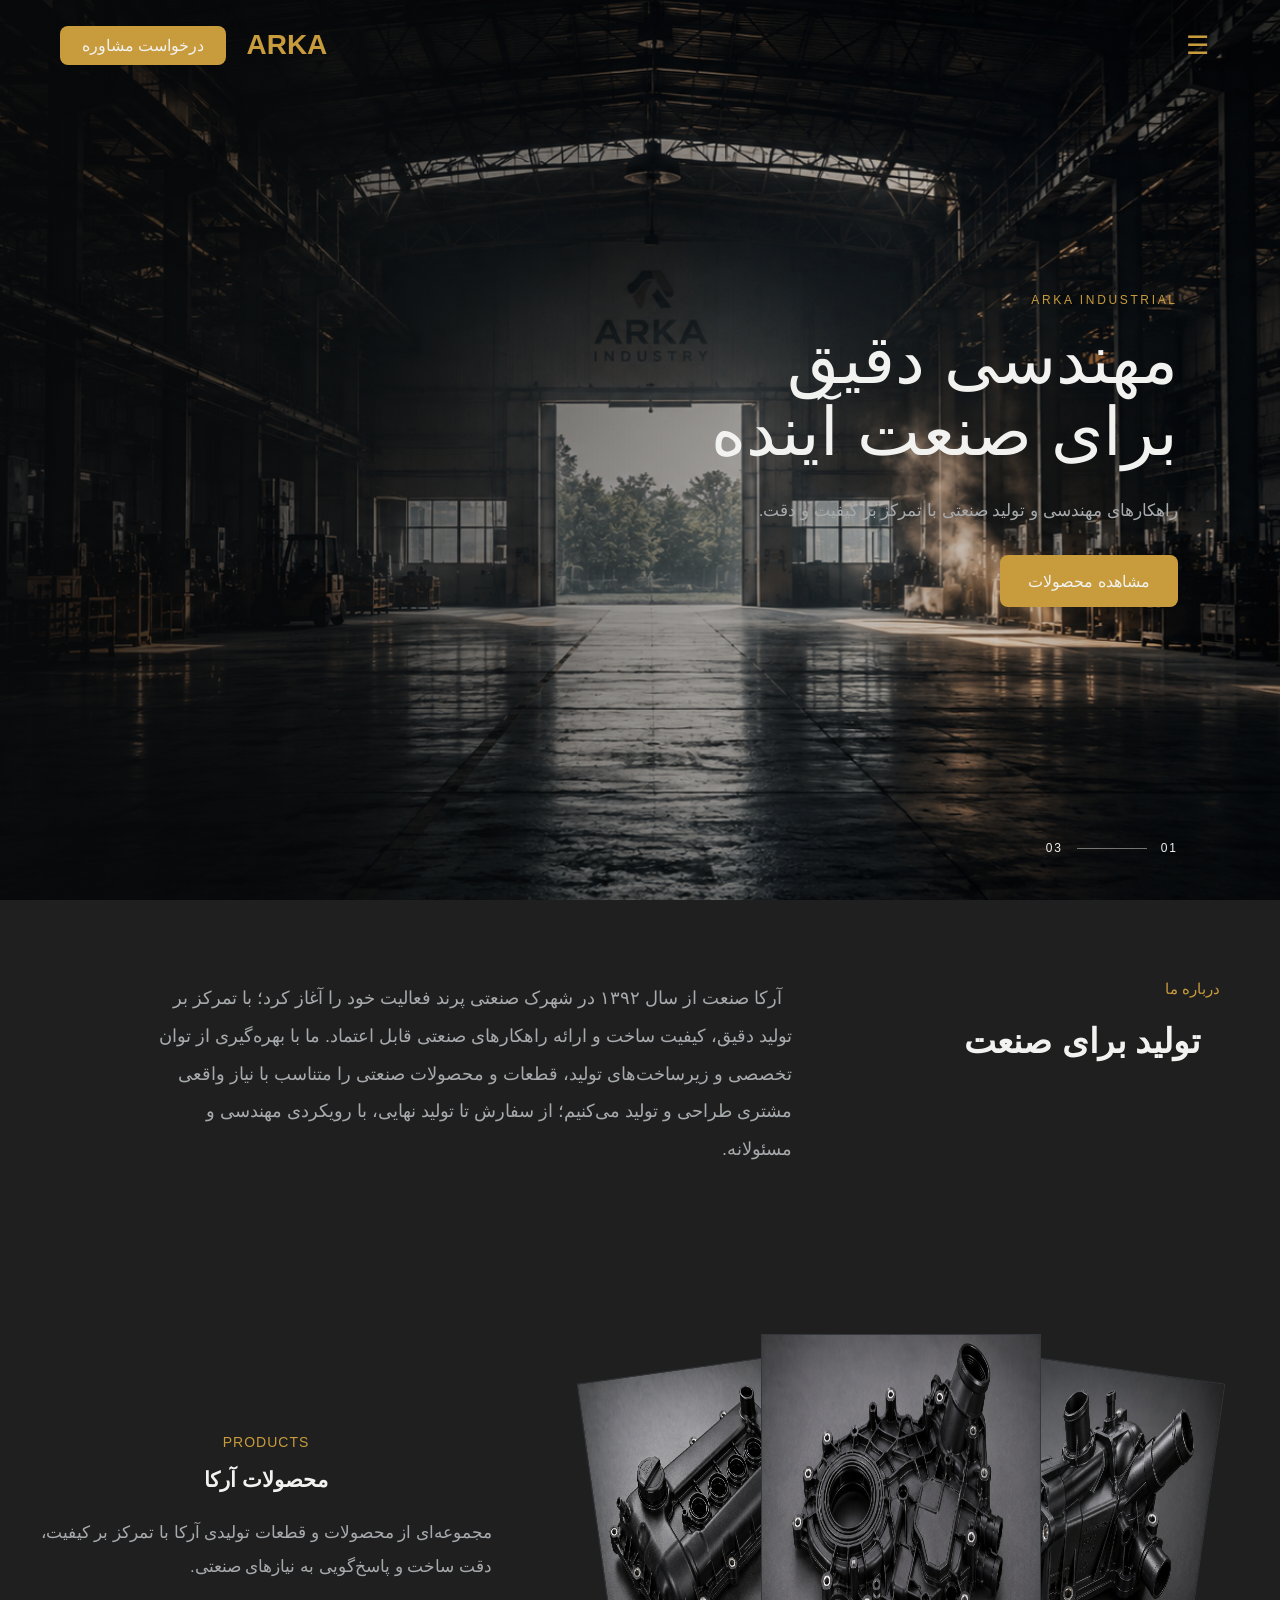
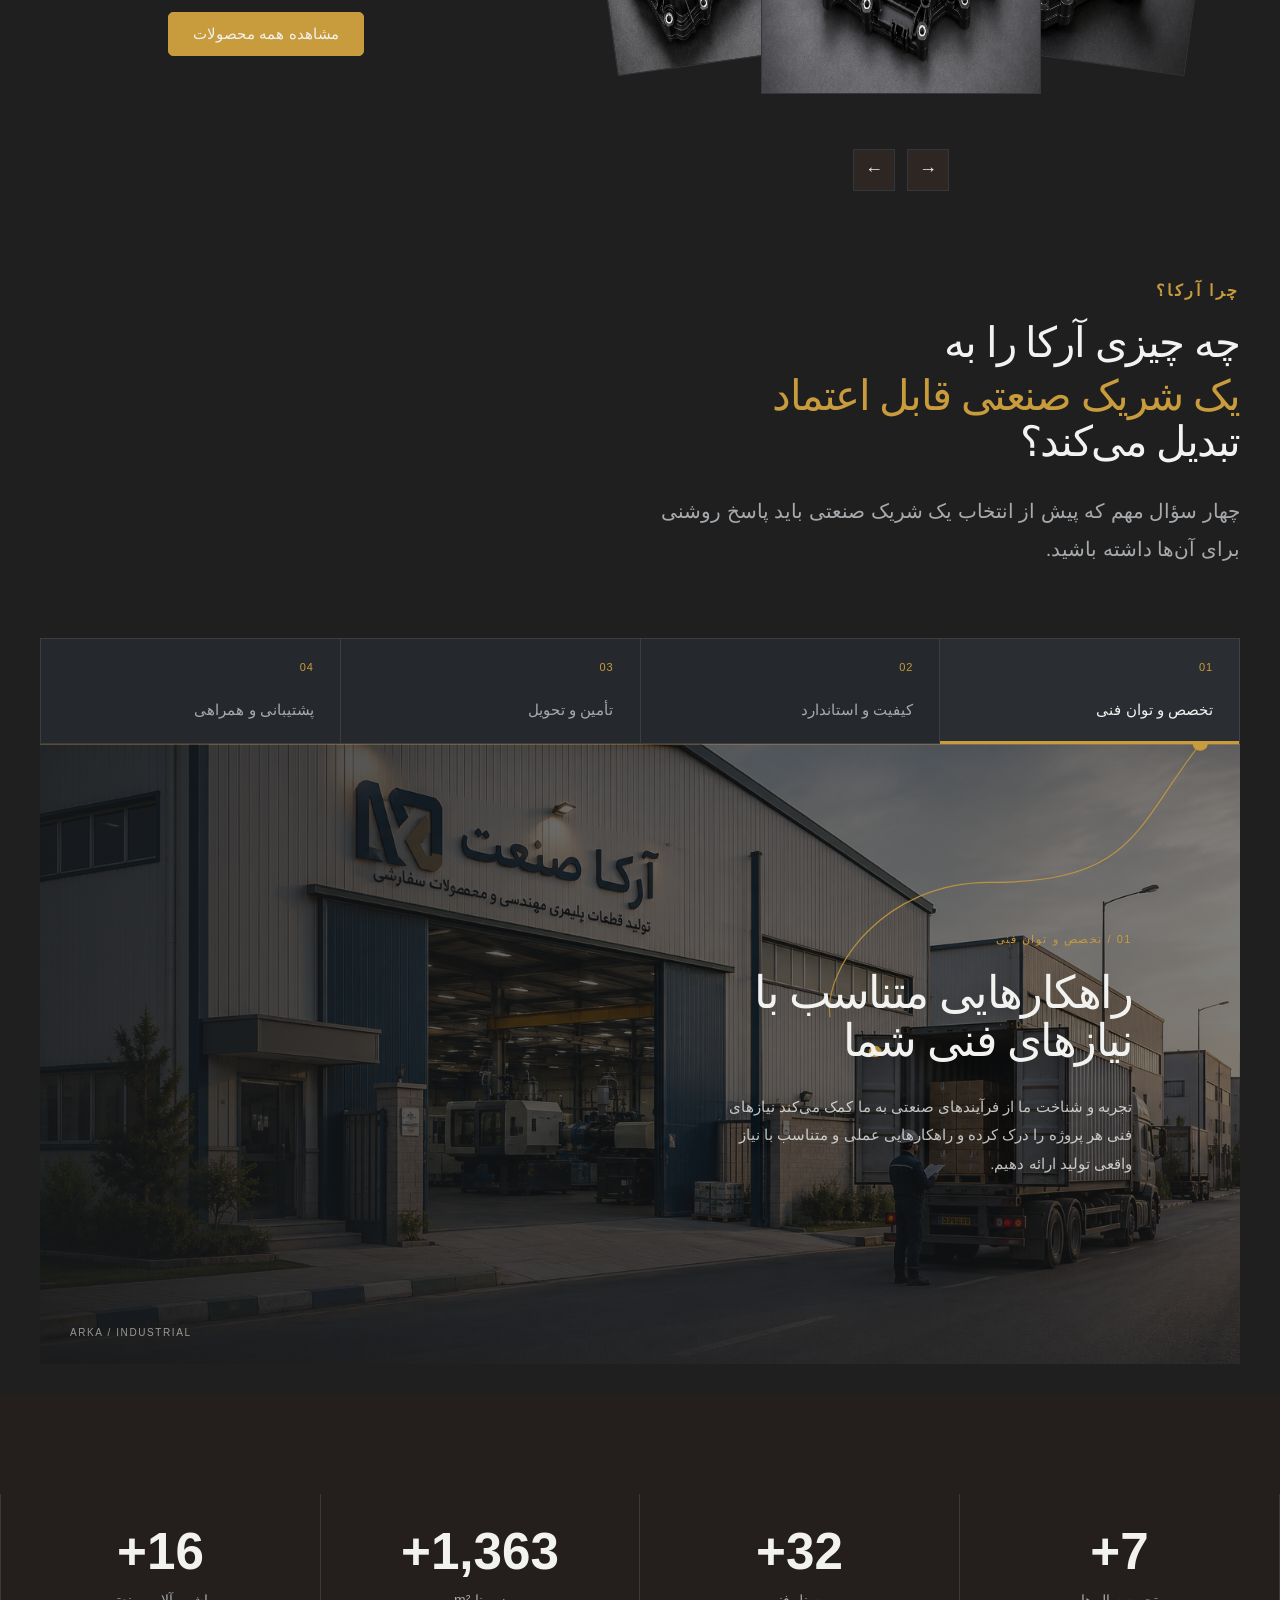
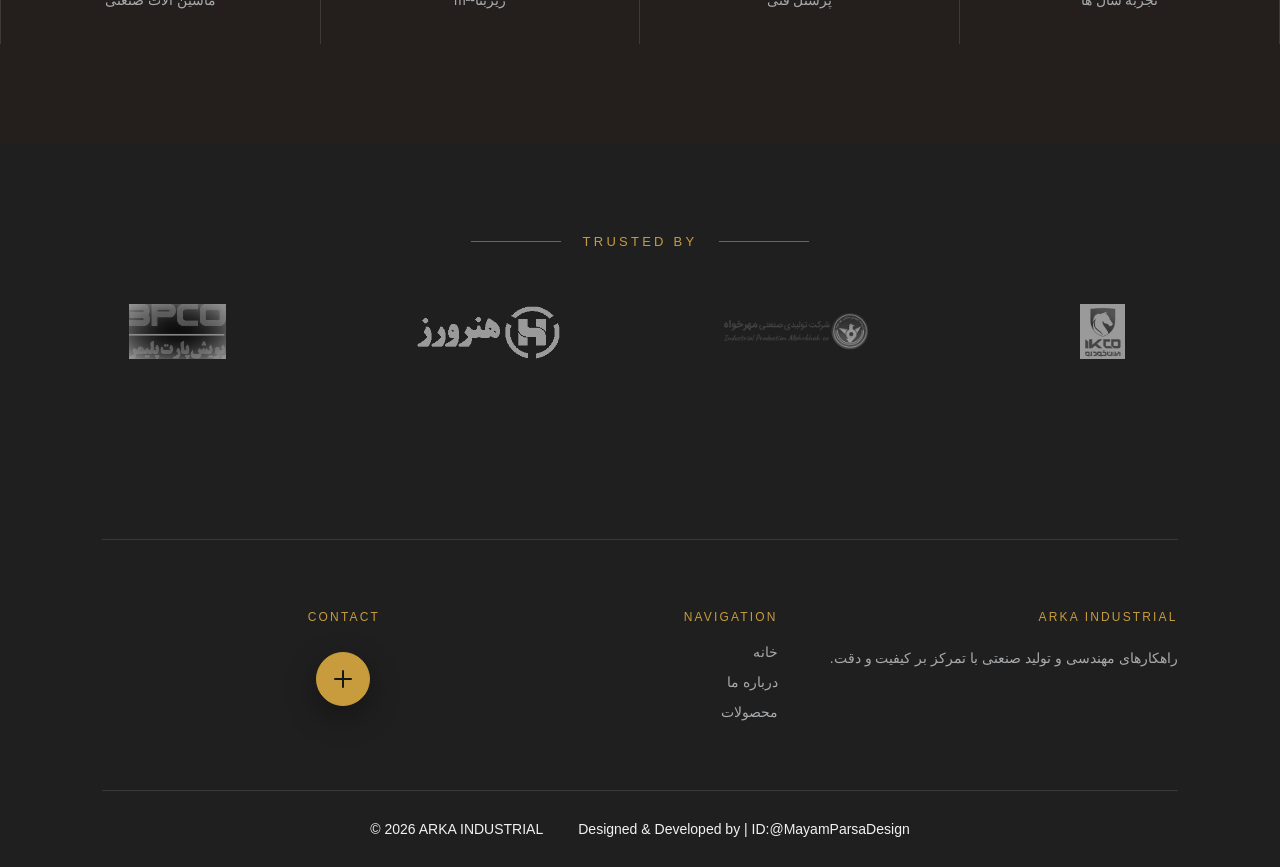
<file: index.html>
<!DOCTYPE html>
<html lang="fa" dir="rtl">
<head>
    <meta charset="UTF-8">
    <meta name="viewport" content="width=device-width, initial-scale=1.0">
    <title>Corporate Template</title>
    <link rel="stylesheet" href="style.css">
</head>
<body>
     <!-- Header شروع -->
    <header class="header">
            <button class="menu-button">☰</button>

        <div class="brand-area">

            <a href="index.html" class="logo">ARKA</a>

            <a href="tel:+989218541565" class="contact-button">درخواست مشاوره</a>

        </div>

        <nav class="menu-panel">
                <ul>
                    <li><a href="index.html">خانه</a></li>
                    <li><a href="products.html">محصولات</a></li>
                    <li><a href="about.html">درباره ما</a></li>
                </ul>
            <div class="menu-actions">

                <div class="search-area">

    <button class="search-button" type="button">
        <svg xmlns="http://www.w3.org/2000/svg"
             fill="none"
             viewBox="0 0 24 24"
             stroke-width="1.5"
             stroke="currentColor">
            <path stroke-linecap="round"
                  stroke-linejoin="round"
                  d="m21 21-5.197-5.197m0 0A7.5 7.5 0 1 0 5.196 5.196a7.5 7.5 0 0 0 10.607 10.607Z" />
        </svg>

        <span>جست و جو</span>
    </button>

<div class="search-box">

    <!-- دکمه اجرای جستجو -->
    <button class="search-submit" type="button" aria-label="اجرای جستجو">
        →
    </button>

    <!-- فیلد جستجو -->
    <input id="product-search" name="product-search" type="search" placeholder="جستجوی محصولات" autocomplete="off">
<button class="search-clear" type="button" aria-label="پاک کردن جستجو">
    ×
</button>   

</div>

<!-- دکمه بستن کل Search -->
<button class="search-close" type="button" aria-label="بستن جستجو">
    ×
</button>
</div>

            <div class="has-dropdown">

                    <button class="dropdown-toggle" type="button">
                                                <svg xmlns="http://www.w3.org/2000/svg" fill="none" viewBox="0 0 24 24" stroke-width="1.5" stroke="currentColor" class="size-6">
                            <path stroke-linecap="round" stroke-linejoin="round" d="M2.25 6.75c0 8.284 6.716 15 15 15h2.25a2.25 2.25 0 0 0 2.25-2.25v-1.372c0-.516-.351-.966-.852-1.091l-4.423-1.106c-.44-.11-.902.055-1.173.417l-.97 1.293c-.282.376-.769.542-1.21.38a12.035 12.035 0 0 1-7.143-7.143c-.162-.441.004-.928.38-1.21l1.293-.97c.363-.271.527-.734.417-1.173L6.963 3.102a1.125 1.125 0 0 0-1.091-.852H4.5A2.25 2.25 0 0 0 2.25 4.5v2.25Z" />
                        </svg>

                        تماس با ما
                        <span class="dropdown-arrow"></span>
                    </button>


                    <ul class="dropdown-menu">
                        <li><a href="tel:+989218541565">موبایل📱</a></li>
                        <li><a href="https://wa.me/989218541565">واتس اپ💬</a></li>
                        <li><a href="https://maps.app.goo.gl/XBvukv1iQq7MPLPcA">آدرس📍</a></li>
                    </ul>

                </div>

            </div>
     </nav>
    
    </header>
                            

                

     <!-- Hero شروع -->
<section class="hero">

    <!-- لایه مخصوص تصویر -->
    <div class="hero-media">
        <img src="images/hero1.png" alt="ARKA Industrial">
        <img src="images/hero2.png" alt="ARKA Industrial">
        <img src="images/hero3.png" alt="ARKA Industrial">
    </div>

    <!-- لایه تاریکی روی تصویر -->
    <div class="hero-overlay"></div>

    <!-- لایه افکت نور / Reveal -->
    <div class="hero-reveal"></div>

    <!-- محتوای Hero -->
    <div class="hero-content">

        <div class="hero-text">
            <span class="hero-label">ARKA INDUSTRIAL</span>

            <h1>مهندسی دقیق<br>برای صنعت آینده</h1>

            <p>
                راهکارهای مهندسی و تولید صنعتی
                با تمرکز بر کیفیت و دقت.
            </p>
        </div>

        <div class="hero-action">
            <a href="products.html" class="primary-button">
                مشاهده محصولات
            </a>
        </div>

    </div>

    <!-- اطلاعات و کنترل Scene -->
    <div class="hero-indicator">
        <span class="hero-current">01</span>
        <span class="hero-line"></span>
        <span class="hero-total">03</span>
    </div>
</section>

<!-- About Intro شروع -->
<section class="about-intro">

    <div class="about-intro-container">

        <div class="about-intro-title">
            <span>درباره ما</span>
            <h2>تولید برای صنعت</h2>
        </div>

        <div class="about-intro-content">
           <p>
    آرکا صنعت از سال ۱۳۹۲ در شهرک صنعتی پرند فعالیت خود را آغاز کرد؛
    با تمرکز بر تولید دقیق، کیفیت ساخت و ارائه راهکارهای صنعتی قابل اعتماد.

    ما با بهره‌گیری از توان تخصصی و زیرساخت‌های تولید، قطعات و محصولات
    صنعتی را متناسب با نیاز واقعی مشتری طراحی و تولید می‌کنیم؛
    از سفارش تا تولید نهایی، با رویکردی مهندسی و مسئولانه.
</p>        </div>

    </div>

</section>

<!-- ==============================
     Products Section
================================= -->

<section class="products-section">

    <div class="products-container">

        <!-- Product Showcase -->
        <div class="products-showcase">

            <div class="products-slider">

                <!-- Product 01 -->
                <article class="product-card product-left">

                    <div class="product-image">
                        <img src="products/CamshaftCove.png" alt="محصول اول آرکا">
                    </div>

                </article>


                <!-- Product 02 - Active -->
                <article class="product-card product-active">

                    <div class="product-image">
                        <img src="products/FrontEngineCover.png" alt="محصول دوم آرکا">
                    </div>

                </article>


                <!-- Product 03 -->
                <article class="product-card product-right">

                    <div class="product-image">
                        <img src="products/ThermostatHousing.png" alt="محصول سوم آرکا">
                    </div>

                </article>

                 <!-- Product 04 -->
                <article class="product-card">

                    <div class="product-image">
                        <img src="products/AirIntakeHousing.png" alt="محصول چهارم آرکا">
                    </div>

                </article>
                 <!-- Product 05 -->
                <article class="product-card">

                    <div class="product-image">
                        <img src="products/AutomotiveAirDuctHousing.png" alt="محصول پنجم آرکا">
                    </div>

                </article>
                 <!-- Product 06 -->
                <article class="product-card">

                    <div class="product-image">
                        <img src="products/IntakeManifold.png" alt="محصول ششم آرکا">
                    </div>
                </article>
            </div>


            <!-- Slider Controls -->
            <div class="products-controls">

                <button
                    class="products-prev"
                    type="button"
                    aria-label="محصول قبلی">
                    →
                </button>

                <button
                    class="products-next"
                    type="button"
                    aria-label="محصول بعدی">
                    ←
                </button>

            </div>

        </div>


        <!-- Products Content -->
        <div class="products-content">

            <span class="products-label">
                PRODUCTS
            </span>

            <h2>
                محصولات آرکا
            </h2>

            <p>
                مجموعه‌ای از محصولات و قطعات تولیدی آرکا با تمرکز بر
                کیفیت، دقت ساخت و پاسخ‌گویی به نیازهای صنعتی.
            </p>

            <a href="products.html" class="products-button">
                مشاهده همه محصولات
            </a>

        </div>

    </div>
</section>

<!-- =========================================
     WHY ARKA
========================================= -->

<section class="why-arka" id="why-arka">

    <div class="why-arka__container">

        <!-- =================================
             SECTION INTRO
        ================================== -->

        <div class="why-arka__intro">

            <span class="section-label">
                چرا آرکا؟
            </span>

            <h2>
                چه چیزی آرکا را به
                <span>یک شریک صنعتی قابل اعتماد</span>
                تبدیل می‌کند؟
            </h2>

            <p>
                چهار سؤال مهم که پیش از انتخاب یک شریک صنعتی
                باید پاسخ روشنی برای آن‌ها داشته باشید.
            </p>

        </div>


        <!-- =================================
             INTERACTIVE SHOWCASE
        ================================== -->

        <div class="why-arka__showcase">


            <!-- =================================
                 QUESTION TABS
            ================================== -->

            <div
                class="why-arka__tabs"
                role="tablist"
                aria-label="دلایل انتخاب آرکا"
            >

                <!-- TAB 01 -->
                <button
                    class="why-arka__tab active"
                    type="button"
                    role="tab"
                    aria-selected="true"
                    data-index="0"
                >

                    <span class="why-arka__tab-number">
                        01
                    </span>

                    <span class="why-arka__tab-title">
                        تخصص و توان فنی
                    </span>

                </button>


                <!-- TAB 02 -->
                <button
                    class="why-arka__tab"
                    type="button"
                    role="tab"
                    aria-selected="false"
                    data-index="1"
                >

                    <span class="why-arka__tab-number">
                        02
                    </span>

                    <span class="why-arka__tab-title">
                        کیفیت و استاندارد
                    </span>

                </button>


                <!-- TAB 03 -->
                <button
                    class="why-arka__tab"
                    type="button"
                    role="tab"
                    aria-selected="false"
                    data-index="2"
                >

                    <span class="why-arka__tab-number">
                        03
                    </span>

                    <span class="why-arka__tab-title">
                        تأمین و تحویل
                    </span>

                </button>


                <!-- TAB 04 -->
                <button
                    class="why-arka__tab"
                    type="button"
                    role="tab"
                    aria-selected="false"
                    data-index="3"
                >

                    <span class="why-arka__tab-number">
                        04
                    </span>

                    <span class="why-arka__tab-title">
                        پشتیبانی و همراهی
                    </span>

                </button>

            </div>


            <!-- =================================
                 IMAGE CANVAS
            ================================== -->

            <div class="why-arka__canvas">


                <!-- Main Background Image -->

                <img
                    class="why-arka__image"
                    src="images/why-arka/arka1.png"
                    alt="محیط صنعتی و تجهیزات آرکا"
                >


                <!-- Dark Overlay -->

                <div class="why-arka__image-overlay"></div>


                <!-- =================================
                     SVG CONNECTOR
                ================================== -->

                <svg
                    class="why-arka__connector"
                    viewBox="0 0 1000 600"
                    preserveAspectRatio="none"
                    aria-hidden="true"
                >

                    <path
                        class="why-arka__connector-path"
                        d="M 125 0
                           C 125 90,
                             180 110,
                             250 155
                           S 330 240,
                             420 225
                           S 500 200,
                             570 250"
                    />

                    <circle
                        class="why-arka__connector-start"
                        cx="125"
                        cy="0"
                        r="5"
                    />

                    <circle
                        class="why-arka__connector-end"
                        cx="570"
                        cy="250"
                        r="5"
                    />

                </svg>


                <!-- =================================
                     ANSWER OVERLAY
                ================================== -->

                <div class="why-arka__answer">

                    <span class="why-arka__answer-label">
                        01 / تخصص و توان فنی
                    </span>

                    <h3 class="why-arka__answer-title">
                        راهکارهایی متناسب
                        با نیازهای فنی شما
                    </h3>

                    <p class="why-arka__answer-text">
                        تجربه و شناخت ما از فرآیندهای صنعتی به ما کمک می‌کند
                        نیازهای فنی هر پروژه را درک کرده و راهکارهایی عملی
                        و متناسب با نیاز واقعی تولید ارائه دهیم.
                    </p>

                </div>


                <!-- Small Technical Marker -->

                <span
                    class="why-arka__canvas-marker"
                    aria-hidden="true"
                >
                    ARKA / INDUSTRIAL
                </span>


            </div>

        </div>

    </div>

</section>

<!-- =========================
     Stats / Company Facts
     Reusable Core Component
     ========================= -->
<section class="stats-section" id="stats">

    <div class="container">

        <div class="stats-grid">

            <!-- Stat Item -->
            <div class="stat-item">
                <span class="stat-value" data-target="13">13+</span>
                <span class="stat-label">تجربه سال ها</span>
            </div>

            <!-- Stat Item -->
            <div class="stat-item">
                <span class="stat-value" data-target="60">60+</span>
                <span class="stat-label">پرسنل فنی</span>
            </div>

            <!-- Stat Item -->
            <div class="stat-item">
                <span class="stat-value" data-target="2500">2,500+</span>
                <span class="stat-label"> زیربنا-m²</span>
            </div>

            <!-- Stat Item -->
            <div class="stat-item">
                <span class="stat-value" data-target="30">30+</span>
                <span class="stat-label"> ماشین آلات صنعتی</span>
            </div>

        </div>

    </div>

</section>


<!-- =========================================
     TRUSTED BY SECTION
     ========================================= -->

<section class="trusted-section">

    <!-- عنوان بخش -->
    <div class="trusted-heading">
        <span class="trusted-line"></span>

        <h2>TRUSTED BY</h2>

        <span class="trusted-line"></span>
    </div>


    <!-- لوگوها -->
    <div class="trusted-logos">

        <img
            src="images/trusted/logo-fa.jpg"
            alt="Iran Khodro"
        >

        <img
            src="images/trusted/main-logo.jpg"
            alt="Mehrkhah"
        >

        <img
            src="images/trusted/logo-farsi.jpg"
            alt="Honarvarz"
        >

        <img
            src="images/trusted/3PCO-Logo.jpg"
            alt="Poyesh Part Polymer"
        >

    </div>

</section>

<!-- =========================================
     FOOTER
     ========================================= -->

<footer class="site-footer">

    <div class="footer-main">

        <!-- Company -->
        <div class="footer-brand">

            <span class="footer-label">
                ARKA INDUSTRIAL
            </span>

            <p>
                راهکارهای مهندسی و تولید صنعتی
                با تمرکز بر کیفیت و دقت.
            </p>

        </div>


        <!-- Navigation -->
        <div class="footer-navigation">

            <span class="footer-label">
                NAVIGATION
            </span>

            <nav>
                <a href="index.html">خانه</a>
                <a href="about.html">درباره ما</a>
                <a href="products.html">محصولات</a>
            </nav>

        </div>


       <!-- Contact -->
<div class="footer-contact">

    <span class="footer-label">
        CONTACT
    </span>


    <!-- Contact Hub -->
    <div class="contact-hub">

        <!-- Contact Options -->
        <div class="contact-options">

            <!-- WhatsApp -->
            <a
                href="https://wa.me/989218541565"
                class="contact-option whatsapp"
                aria-label="WhatsApp"
                target="_blank"
                rel="noopener"
            >
                <span class="contact-option-icon">
                   <svg xmlns="http://www.w3.org/2000/svg" fill="none" viewBox="0 0 24 24" stroke-width="1.5" stroke="green" class="size-6">
  <path stroke-linecap="round" stroke-linejoin="round" d="M8.625 12a.375.375 0 1 1-.75 0 .375.375 0 0 1 .75 0Zm0 0H8.25m4.125 0a.375.375 0 1 1-.75 0 .375.375 0 0 1 .75 0Zm0 0H12m4.125 0a.375.375 0 1 1-.75 0 .375.375 0 0 1 .75 0Zm0 0h-.375M21 12c0 4.556-4.03 8.25-9 8.25a9.764 9.764 0 0 1-2.555-.337A5.972 5.972 0 0 1 5.41 20.97a5.969 5.969 0 0 1-.474-.065 4.48 4.48 0 0 0 .978-2.025c.09-.457-.133-.901-.467-1.226C3.93 16.178 3 14.189 3 12c0-4.556 4.03-8.25 9-8.25s9 3.694 9 8.25Z" />
</svg>
                </span>
                


                <span class="contact-option-label">
                    WhatsApp
                </span>
            </a>


            <!-- Mobile -->
            <a
                href="tel:+989218541565"
                class="contact-option mobile"
                aria-label="Mobile">
                <span class="contact-option-icon">
                    <svg xmlns="http://www.w3.org/2000/svg" fill="none" viewBox="0 0 24 24" stroke-width="1.5" stroke="currentColor" class="size-6">
  <path stroke-linecap="round" stroke-linejoin="round" d="M10.5 1.5H8.25A2.25 2.25 0 0 0 6 3.75v16.5a2.25 2.25 0 0 0 2.25 2.25h7.5A2.25 2.25 0 0 0 18 20.25V3.75a2.25 2.25 0 0 0-2.25-2.25H13.5m-3 0V3h3V1.5m-3 0h3m-3 18.75h3" />
</svg>
                </span>
               



                <span class="contact-option-label">
                    Mobile
                </span>
            </a>


            <!-- Location -->
            <a
                href="https://maps.app.goo.gl/XBvukv1iQq7MPLPcA"
                class="contact-option location"
                aria-label="Location"
            >
                <span class="contact-option-icon">
                    <svg xmlns="http://www.w3.org/2000/svg" fill="none" viewBox="0 0 24 24" stroke-width="1.5" stroke="currentColor" class="size-6">
  <path stroke-linecap="round" stroke-linejoin="round" d="M15 10.5a3 3 0 1 1-6 0 3 3 0 0 1 6 0Z" />
  <path stroke-linecap="round" stroke-linejoin="round" d="M19.5 10.5c0 7.142-7.5 11.25-7.5 11.25S4.5 17.642 4.5 10.5a7.5 7.5 0 1 1 15 0Z" />
</svg>
                </span>
               


                <span class="contact-option-label">
                    Location
                </span>
            </a>

        </div>


        <!-- Main Contact Button -->
        <button
            class="contact-toggle"
            type="button"
            aria-label="Open contact options"
            aria-expanded="false"
        >
            <span class="contact-toggle-icon"></span>
        </button>

    </div>

</div>
</div>
    <!-- Footer Bottom -->
    <div class="footer-bottom">

        <span>
            © 2026 ARKA INDUSTRIAL 
        </span>

        <p>Designed & Developed by | ID:@MayamParsaDesign</p>

    
    </div>
</footer>



    <script src="app.js"></script>
</body>

</html>
</file>
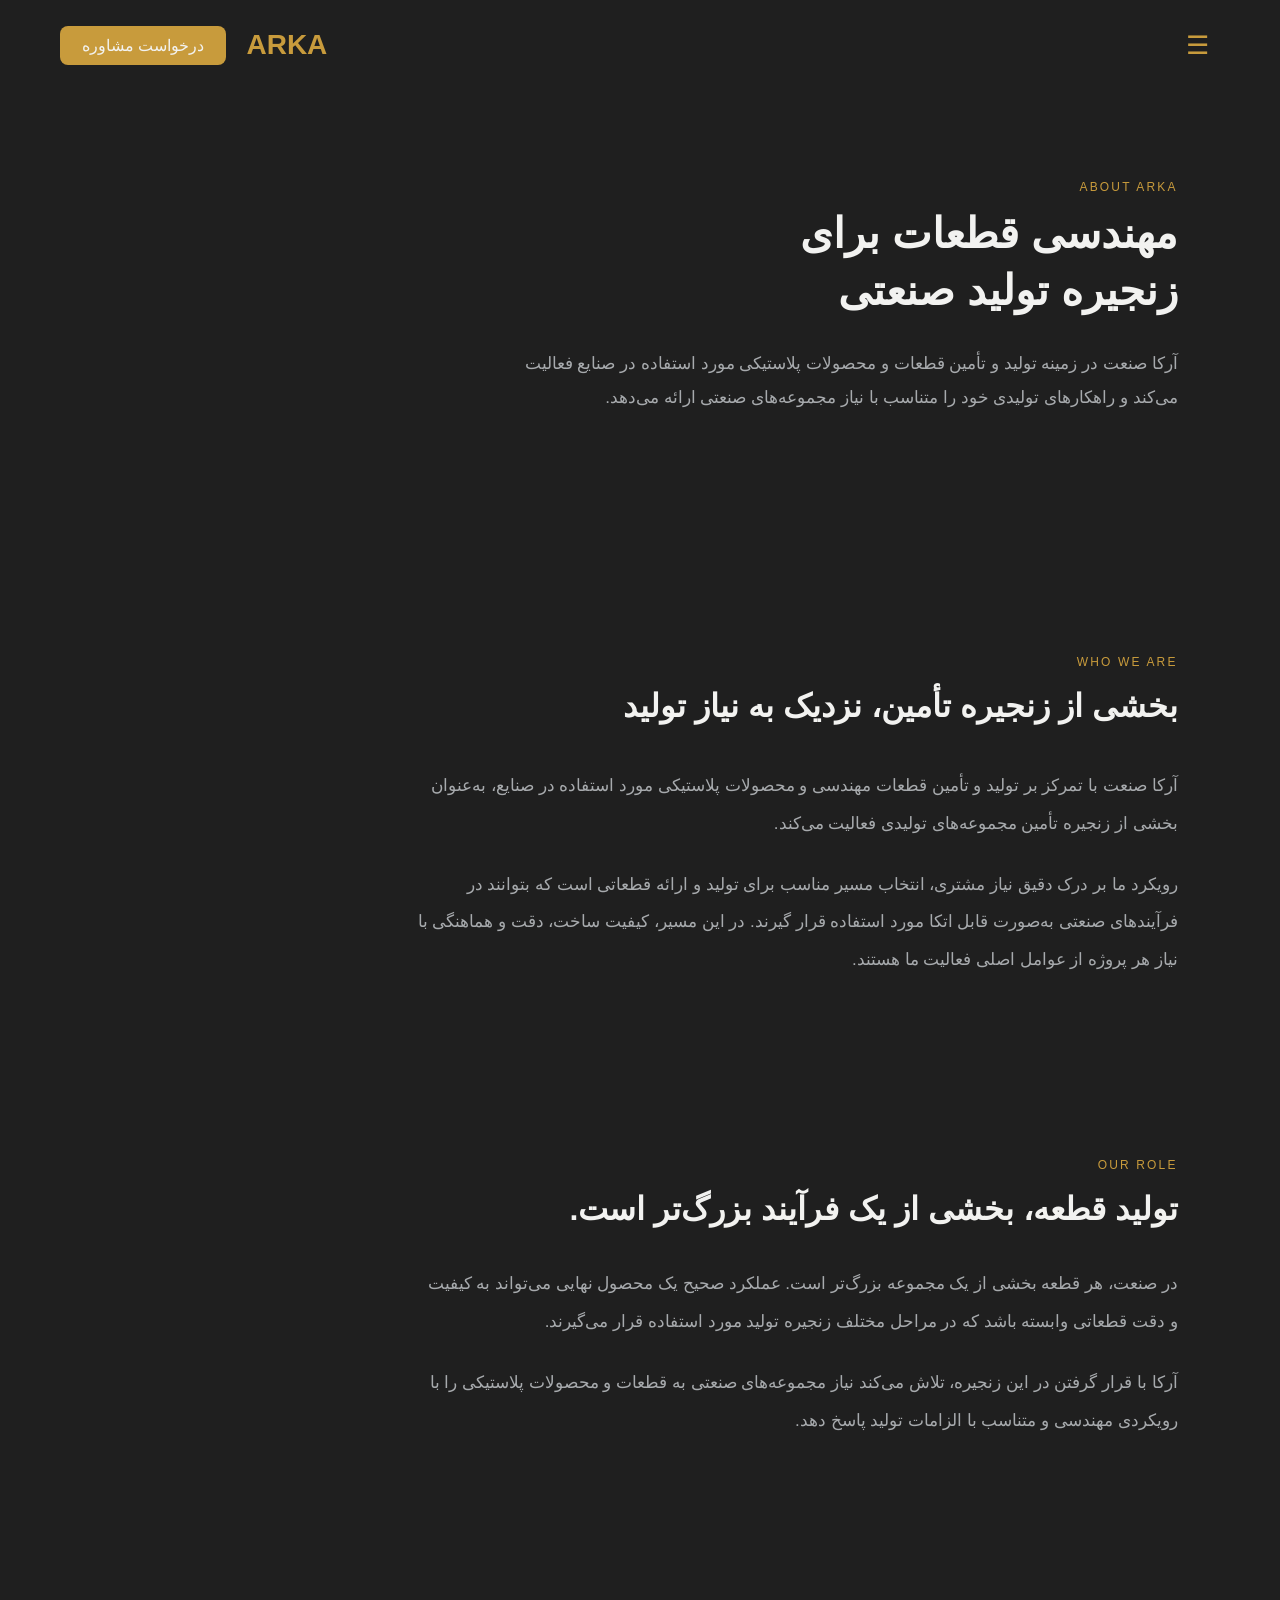
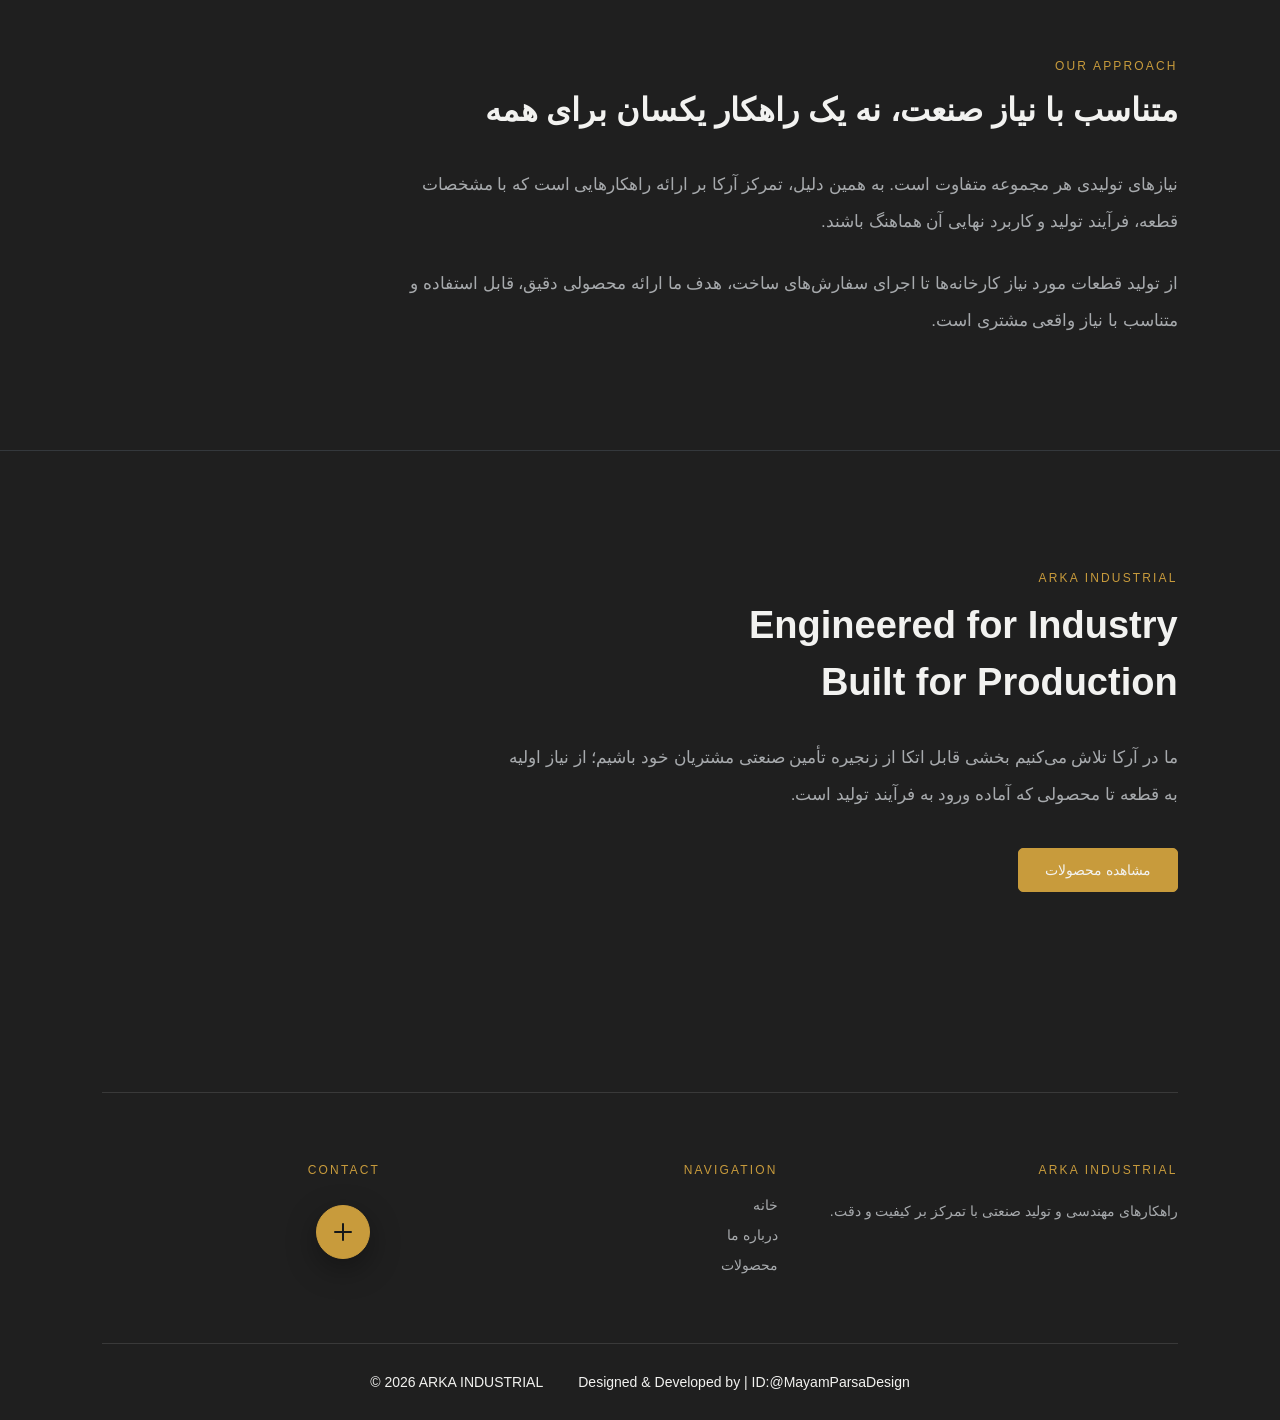
<file: about.html>
<!DOCTYPE html>
<html lang="fa" dir="rtl">
<head>
    <meta charset="UTF-8">
    <meta name="viewport" content="width=device-width, initial-scale=1.0">
    <title>About Us</title>
    <link rel="stylesheet" href="style.css">
    <link rel="stylesheet" href="about.css">
</head>
<body>
     <!-- Header شروع -->
    <header class="header">
            <button class="menu-button">☰</button>

        <div class="brand-area">

            <a href="#" class="logo">ARKA</a>

            <a href="tel:+989218541565" class="contact-button">درخواست مشاوره</a>

        </div>

        <nav class="menu-panel">
                <ul>
                    <li><a href="index.html">خانه</a></li>
                    <li><a href="products.html">محصولات</a></li>
                    <li><a href="about.html">درباره ما</a></li>
                </ul>
            <div class="menu-actions">

                <div class="search-area">

    <button class="search-button" type="button">
        <svg xmlns="http://www.w3.org/2000/svg"
             fill="none"
             viewBox="0 0 24 24"
             stroke-width="1.5"
             stroke="currentColor">
            <path stroke-linecap="round"
                  stroke-linejoin="round"
                  d="m21 21-5.197-5.197m0 0A7.5 7.5 0 1 0 5.196 5.196a7.5 7.5 0 0 0 10.607 10.607Z" />
        </svg>

        <span>جست و جو</span>
    </button>

<div class="search-box">

    <!-- دکمه اجرای جستجو -->
    <button class="search-submit" type="button" aria-label="اجرای جستجو">
        →
    </button>

    <!-- فیلد جستجو -->
    <input id="product-search" name="product-search" type="search" placeholder="جستجوی محصولات" autocomplete="off">
<button class="search-clear" type="button" aria-label="پاک کردن جستجو">
    ×
</button>   

</div>

<!-- دکمه بستن کل Search -->
<button class="search-close" type="button" aria-label="بستن جستجو">
    ×
</button>
</div>

            <div class="has-dropdown">

                    <button class="dropdown-toggle" type="button">
                                                <svg xmlns="http://www.w3.org/2000/svg" fill="none" viewBox="0 0 24 24" stroke-width="1.5" stroke="currentColor" class="size-6">
                            <path stroke-linecap="round" stroke-linejoin="round" d="M2.25 6.75c0 8.284 6.716 15 15 15h2.25a2.25 2.25 0 0 0 2.25-2.25v-1.372c0-.516-.351-.966-.852-1.091l-4.423-1.106c-.44-.11-.902.055-1.173.417l-.97 1.293c-.282.376-.769.542-1.21.38a12.035 12.035 0 0 1-7.143-7.143c-.162-.441.004-.928.38-1.21l1.293-.97c.363-.271.527-.734.417-1.173L6.963 3.102a1.125 1.125 0 0 0-1.091-.852H4.5A2.25 2.25 0 0 0 2.25 4.5v2.25Z" />
                        </svg>

                        تماس با ما
                        <span class="dropdown-arrow"></span>
                    </button>


                    <ul class="dropdown-menu">
                        <li><a href="tel:+989218541565">موبایل📱</a></li>
                        <li><a href="https://wa.me/989218541565">واتس اپ💬</a></li>
                        <li><a href="https://maps.app.goo.gl/XBvukv1iQq7MPLPcA">آدرس📍</a></li>
                    </ul>

                </div>

            </div>
     </nav>
    
    </header>


<!-- =========================================
     ABOUT HERO
========================================= -->

<section class="about-hero">

    <div class="about-hero-content">

        <span class="about-label">
            ABOUT ARKA
        </span>

        <h1>
            مهندسی قطعات برای
            <br>
            زنجیره تولید صنعتی
        </h1>

        <p>
            آرکا صنعت در زمینه تولید و تأمین قطعات و محصولات
            پلاستیکی مورد استفاده در صنایع فعالیت می‌کند و
            راهکارهای تولیدی خود را متناسب با نیاز مجموعه‌های صنعتی ارائه می‌دهد.
        </p>

    </div>

</section>


<!-- =========================================
     ABOUT INTRO
========================================= -->

<section class="about-page-intro">

    <div class="about-container">

        <span class="about-label">
            WHO WE ARE
        </span>

        <h2>
            بخشی از زنجیره تأمین،
            نزدیک به نیاز تولید
        </h2>

        <div class="about-text">

            <p>
                آرکا صنعت با تمرکز بر تولید و تأمین قطعات مهندسی
                و محصولات پلاستیکی مورد استفاده در صنایع،
                به‌عنوان بخشی از زنجیره تأمین مجموعه‌های تولیدی
                فعالیت می‌کند.
            </p>

            <p>
                رویکرد ما بر درک دقیق نیاز مشتری، انتخاب مسیر مناسب
                برای تولید و ارائه قطعاتی است که بتوانند در فرآیندهای
                صنعتی به‌صورت قابل اتکا مورد استفاده قرار گیرند.
                در این مسیر، کیفیت ساخت، دقت و هماهنگی با نیاز هر پروژه
                از عوامل اصلی فعالیت ما هستند.
            </p>

        </div>

    </div>

</section>


<!-- =========================================
     INDUSTRIAL ROLE
========================================= -->

<section class="about-role">

    <div class="about-container">

        <div class="about-role-content">

            <span class="about-label">
                OUR ROLE
            </span>

            <h2>
                تولید قطعه،
                بخشی از یک فرآیند بزرگ‌تر است.
            </h2>

            <p>
                در صنعت، هر قطعه بخشی از یک مجموعه بزرگ‌تر است.
                عملکرد صحیح یک محصول نهایی می‌تواند به کیفیت و
                دقت قطعاتی وابسته باشد که در مراحل مختلف زنجیره
                تولید مورد استفاده قرار می‌گیرند.
            </p>

            <p>
                آرکا با قرار گرفتن در این زنجیره، تلاش می‌کند نیاز
                مجموعه‌های صنعتی به قطعات و محصولات پلاستیکی را
                با رویکردی مهندسی و متناسب با الزامات تولید پاسخ دهد.
            </p>

        </div>

    </div>

</section>


<!-- =========================================
     INDUSTRIAL APPROACH
========================================= -->

<section class="about-approach">

    <div class="about-container">

        <span class="about-label">
            OUR APPROACH
        </span>

        <h2>
            متناسب با نیاز صنعت،
            نه یک راهکار یکسان برای همه
        </h2>

        <p>
            نیازهای تولیدی هر مجموعه متفاوت است. به همین دلیل،
            تمرکز آرکا بر ارائه راهکارهایی است که با مشخصات قطعه،
            فرآیند تولید و کاربرد نهایی آن هماهنگ باشند.
        </p>

        <p>
            از تولید قطعات مورد نیاز کارخانه‌ها تا اجرای سفارش‌های
            ساخت، هدف ما ارائه محصولی دقیق، قابل استفاده و متناسب
            با نیاز واقعی مشتری است.
        </p>

    </div>

</section>


<!-- =========================================
     ABOUT CLOSING
========================================= -->

<section class="about-closing">

    <div class="about-container">

        <span class="about-label">
            ARKA INDUSTRIAL
        </span>

        <h2>
            Engineered for Industry
            <br>
            Built for Production
        </h2>

        <p>
            ما در آرکا تلاش می‌کنیم بخشی قابل اتکا از زنجیره
            تأمین صنعتی مشتریان خود باشیم؛ از نیاز اولیه به قطعه
            تا محصولی که آماده ورود به فرآیند تولید است.
        </p>

        <a href="products.html" class="about-button">
            مشاهده محصولات
        </a>

    </div>

</section>


<!-- =========================================
     FOOTER
     ========================================= -->

<footer class="site-footer">

    <div class="footer-main">

        <!-- Company -->
        <div class="footer-brand">

            <span class="footer-label">
                ARKA INDUSTRIAL
            </span>

            <p>
                راهکارهای مهندسی و تولید صنعتی
                با تمرکز بر کیفیت و دقت.
            </p>

        </div>


        <!-- Navigation -->
        <div class="footer-navigation">

            <span class="footer-label">
                NAVIGATION
            </span>

            <nav>
                <a href="index.html">خانه</a>
                <a href="about.html">درباره ما</a>
                <a href="products.html">محصولات</a>
            </nav>

        </div>


       <!-- Contact -->
<div class="footer-contact">

    <span class="footer-label">
        CONTACT
    </span>


    <!-- Contact Hub -->
    <div class="contact-hub">

        <!-- Contact Options -->
        <div class="contact-options">

            <!-- WhatsApp -->
            <a
                href="https://wa.me/989218541565"
                class="contact-option whatsapp"
                aria-label="WhatsApp"
                target="_blank"
                rel="noopener"
            >
                <span class="contact-option-icon">
                   <svg xmlns="http://www.w3.org/2000/svg" fill="none" viewBox="0 0 24 24" stroke-width="1.5" stroke="green" class="size-6">
  <path stroke-linecap="round" stroke-linejoin="round" d="M8.625 12a.375.375 0 1 1-.75 0 .375.375 0 0 1 .75 0Zm0 0H8.25m4.125 0a.375.375 0 1 1-.75 0 .375.375 0 0 1 .75 0Zm0 0H12m4.125 0a.375.375 0 1 1-.75 0 .375.375 0 0 1 .75 0Zm0 0h-.375M21 12c0 4.556-4.03 8.25-9 8.25a9.764 9.764 0 0 1-2.555-.337A5.972 5.972 0 0 1 5.41 20.97a5.969 5.969 0 0 1-.474-.065 4.48 4.48 0 0 0 .978-2.025c.09-.457-.133-.901-.467-1.226C3.93 16.178 3 14.189 3 12c0-4.556 4.03-8.25 9-8.25s9 3.694 9 8.25Z" />
</svg>
                </span>
                


                <span class="contact-option-label">
                    WhatsApp
                </span>
            </a>


            <!-- Mobile -->
            <a
                href="tel:+989218541565"
                class="contact-option mobile"
                aria-label="Mobile">
                <span class="contact-option-icon">
                    <svg xmlns="http://www.w3.org/2000/svg" fill="none" viewBox="0 0 24 24" stroke-width="1.5" stroke="currentColor" class="size-6">
  <path stroke-linecap="round" stroke-linejoin="round" d="M10.5 1.5H8.25A2.25 2.25 0 0 0 6 3.75v16.5a2.25 2.25 0 0 0 2.25 2.25h7.5A2.25 2.25 0 0 0 18 20.25V3.75a2.25 2.25 0 0 0-2.25-2.25H13.5m-3 0V3h3V1.5m-3 0h3m-3 18.75h3" />
</svg>
                </span>
               



                <span class="contact-option-label">
                    Mobile
                </span>
            </a>


            <!-- Location -->
            <a
                href="https://maps.app.goo.gl/XBvukv1iQq7MPLPcA"
                class="contact-option location"
                aria-label="Location"
            >
                <span class="contact-option-icon">
                    <svg xmlns="http://www.w3.org/2000/svg" fill="none" viewBox="0 0 24 24" stroke-width="1.5" stroke="currentColor" class="size-6">
  <path stroke-linecap="round" stroke-linejoin="round" d="M15 10.5a3 3 0 1 1-6 0 3 3 0 0 1 6 0Z" />
  <path stroke-linecap="round" stroke-linejoin="round" d="M19.5 10.5c0 7.142-7.5 11.25-7.5 11.25S4.5 17.642 4.5 10.5a7.5 7.5 0 1 1 15 0Z" />
</svg>
                </span>
               


                <span class="contact-option-label">
                    Location
                </span>
            </a>

        </div>


        <!-- Main Contact Button -->
        <button
            class="contact-toggle"
            type="button"
            aria-label="Open contact options"
            aria-expanded="false"
        >
            <span class="contact-toggle-icon"></span>
        </button>

    </div>

</div>
</div>
    <!-- Footer Bottom -->
    <div class="footer-bottom">

        <span>
            © 2026 ARKA INDUSTRIAL 
        </span>

        <p>Designed & Developed by | ID:@MayamParsaDesign</p>

    
    </div>
</footer>



    <script src="app.js"></script>
</body>

</html>
</file>
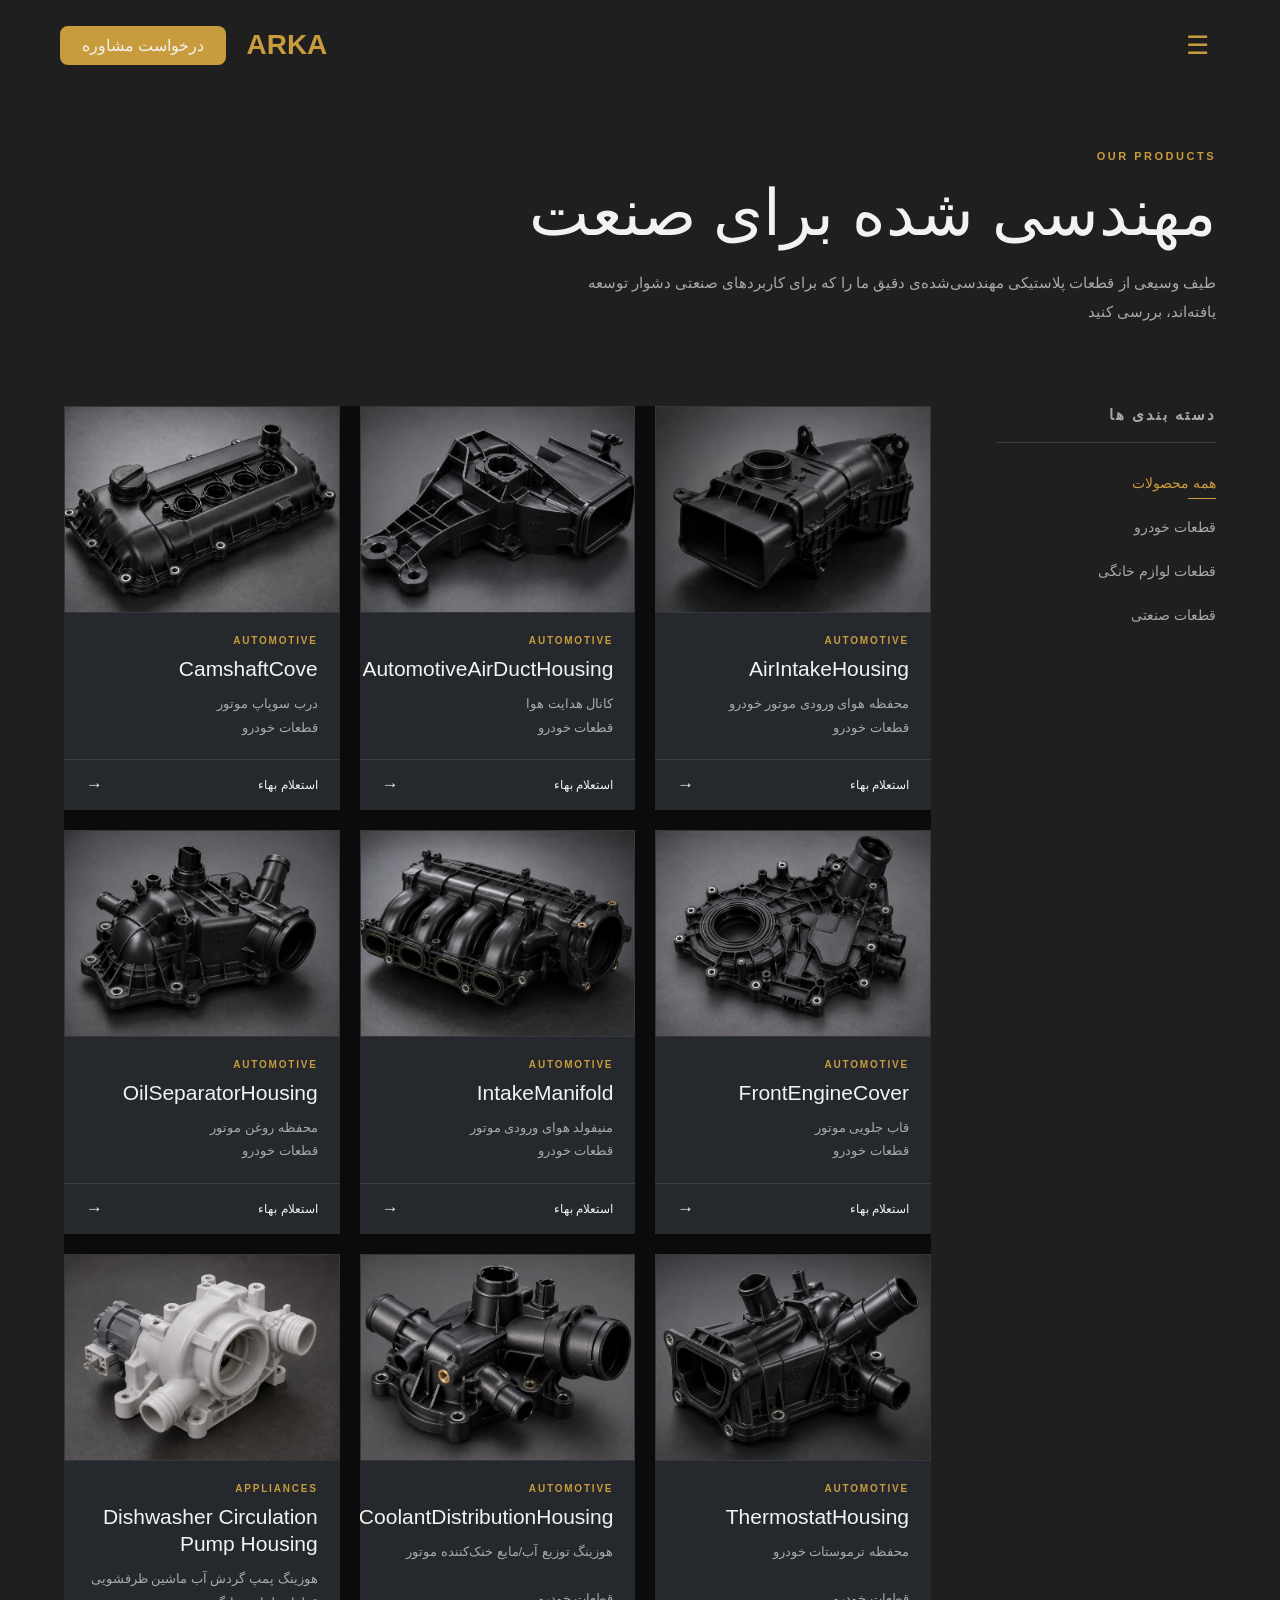
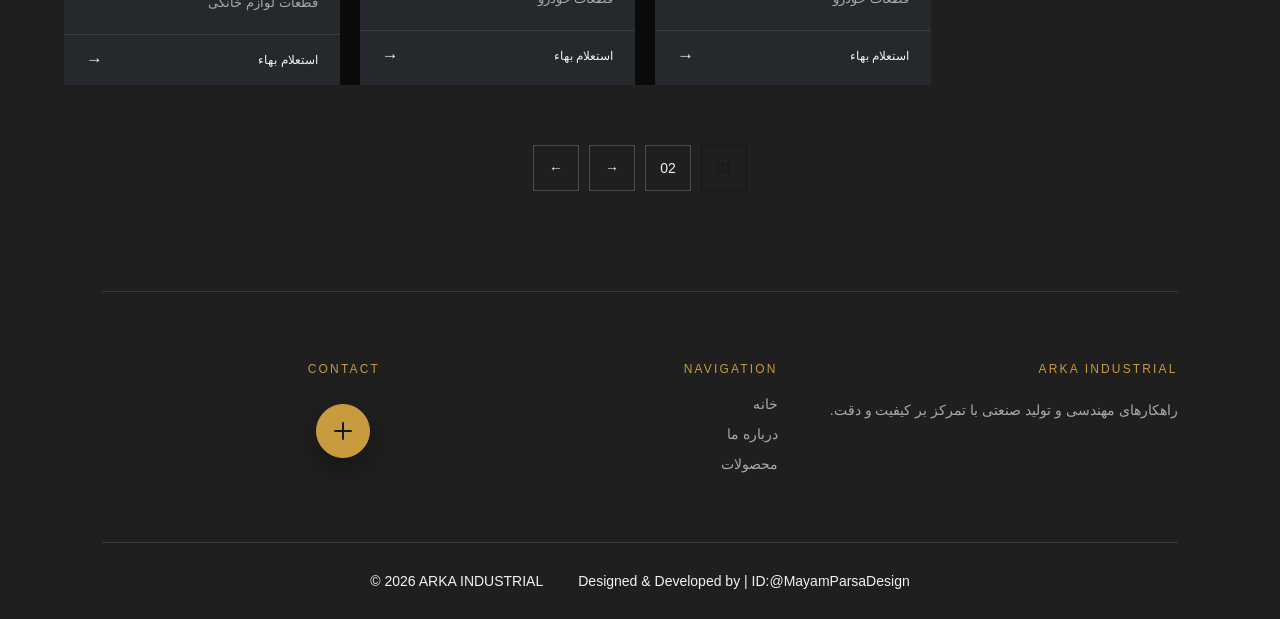
<file: products.html>
<!DOCTYPE html>
<html lang="fa" dir="rtl">
<head>
    <meta charset="UTF-8">
    <meta name="viewport" content="width=device-width, initial-scale=1.0">
    <title>Products</title>
    <link rel="stylesheet" href="style.css">
    <link rel="stylesheet" href="products.css">
    
</head>
<body>
    
     <!-- Header شروع -->
    <header class="header">
            <button class="menu-button">☰</button>

        <div class="brand-area">

            <a href="index.html" class="logo">ARKA</a>

            <a href="tel:+989218541565" class="contact-button">درخواست مشاوره</a>

        </div>

        <nav class="menu-panel">
                <ul>
                    <li><a href="index.html">خانه</a></li>
                    <li><a href="products.html">محصولات</a></li>
                    <li><a href="about.html">درباره ما</a></li>
                </ul>
            <div class="menu-actions">

                <div class="search-area">

    <button class="search-button" type="button">
        <svg xmlns="http://www.w3.org/2000/svg"
             fill="none"
             viewBox="0 0 24 24"
             stroke-width="1.5"
             stroke="currentColor">
            <path stroke-linecap="round"
                  stroke-linejoin="round"
                  d="m21 21-5.197-5.197m0 0A7.5 7.5 0 1 0 5.196 5.196a7.5 7.5 0 0 0 10.607 10.607Z" />
        </svg>

        <span>جست و جو</span>
    </button>

<div class="search-box">

    <!-- دکمه اجرای جستجو -->
    <button class="search-submit" type="button" aria-label="اجرای جستجو">
        →
    </button>

    <!-- فیلد جستجو -->
    <input id="product-search" name="product-search" type="search" placeholder="جستجوی محصولات" autocomplete="off">  
    
<button class="search-clear" type="button" aria-label="پاک کردن جستجو">
    ×
</button>   

</div>

<!-- دکمه بستن کل Search -->
<button class="search-close" type="button" aria-label="بستن جستجو">
    ×
</button>
</div>

            <div class="has-dropdown">

                    <button class="dropdown-toggle" type="button">
                                                <svg xmlns="http://www.w3.org/2000/svg" fill="none" viewBox="0 0 24 24" stroke-width="1.5" stroke="currentColor" class="size-6">
                            <path stroke-linecap="round" stroke-linejoin="round" d="M2.25 6.75c0 8.284 6.716 15 15 15h2.25a2.25 2.25 0 0 0 2.25-2.25v-1.372c0-.516-.351-.966-.852-1.091l-4.423-1.106c-.44-.11-.902.055-1.173.417l-.97 1.293c-.282.376-.769.542-1.21.38a12.035 12.035 0 0 1-7.143-7.143c-.162-.441.004-.928.38-1.21l1.293-.97c.363-.271.527-.734.417-1.173L6.963 3.102a1.125 1.125 0 0 0-1.091-.852H4.5A2.25 2.25 0 0 0 2.25 4.5v2.25Z" />
                        </svg>

                        تماس با ما
                        <span class="dropdown-arrow"></span>
                    </button>


                    <ul class="dropdown-menu">
                        <li><a href="tel:+989218541565">موبایل📱</a></li>
                        <li><a href="https://wa.me/989218541565">واتس اپ💬</a></li>
                        <li><a href="https://maps.app.goo.gl/XBvukv1iQq7MPLPcA">آدرس📍</a></li>
                    </ul>

                </div>

            </div>
     </nav>
    
    </header>

<main>

    <!-- Products Page -->
    <section class="products-page" aria-labelledby="products-title">

        <!-- Products Header -->
        <div class="products-header">

            <div class="products-heading">
                <span class="section-label">OUR PRODUCTS</span>

                <h1 id="products-title">
                    مهندسی شده برای صنعت
                </h1>

                <p class="products-intro">
                   طیف وسیعی از قطعات پلاستیکی مهندسی‌شده‌ی دقیق ما را که برای کاربردهای صنعتی دشوار توسعه یافته‌اند، بررسی کنید
                </p>
            </div>

        </div>


        <!-- Products Content -->
        <div class="products-layout">

            <!-- Products Sidebar -->
            <aside class="products-sidebar" aria-label="Product categories">

                <div class="products-sidebar-header">
                    <span class="sidebar-label">دسته بندی ها</span>
                </div>

                <nav class="product-filters" aria-label="Filter products">

                    <button
                        class="product-filter active"
                        type="button"
                        data-filter="all"
                    >
                        همه محصولات
                    </button>

                    <button
                        class="product-filter"
                        type="button"
                        data-filter="automotive"
                    >
                        قطعات خودرو
                    </button>

                    <button
                        class="product-filter"
                        type="button"
                        data-filter="appliances"
                    >
                        قطعات لوازم خانگی
                    </button>

                    <button
                        class="product-filter"
                        type="button"
                        data-filter="industrial"
                    >
                        قطعات صنعتی
                    </button>

                </nav>

            </aside>


            <!-- Products Area -->
            <div class="products-area">

    <!-- Products Grid -->
<div class="products-grid">


    <!-- Product 01 -->
    <article class="product-card" data-category="automotive" data-product-id="001">

            <div class="product-image">
                <img
                    src="products/AirIntakeHousing.png"
                    alt="Automotive plastic component 01"
                    loading="lazy"
                >
            </div>

            <div class="product-card-content">

                <span class="product-category">
                    Automotive
                </span>

                <h2 class="product-title">
                    AirIntakeHousing
                </h2>

                <p class="product-description">
                   محفظه هوای ورودی موتور خودرو
                <br>
                قطعات خودرو
                </p>

            </div>


        <a href="tel:+989218541565" class="product-quote">
            <span>استعلام بهاء</span>
            <span aria-hidden="true">→</span>
        </a>

    </article>

    <!-- Product 02 -->
    <article class="product-card" data-category="automotive" data-product-id="002">

                    <div class="product-image">
                <img
                    src="products/AutomotiveAirDuctHousing.png"
                    alt="Automotive plastic component 02"
                    loading="lazy"
                >
            </div>

            <div class="product-card-content">

                <span class="product-category">
                    Automotive
                </span>

                <h2 class="product-title">
                    AutomotiveAirDuctHousing
                </h2>

                <p class="product-description">
                    کانال هدایت هوا
                    <br>قطعات خودرو
                </p>

            </div>

       
        <a href="tel:+989218541565" class="product-quote">
            <span>استعلام بهاء</span>
            <span aria-hidden="true">→</span>
        </a>

    </article>

    <!-- Product 03 -->
    <article class="product-card" data-category="automotive" data-product-id="003">

                    <div class="product-image">
                <img
                    src="products/CamshaftCove.png"
                    alt="Automotive plastic component 03"
                    loading="lazy"
                >
            </div>

            <div class="product-card-content">

                <span class="product-category">
                    Automotive
                </span>

                <h2 class="product-title">
                    CamshaftCove
                </h2>

                <p class="product-description">
                    درب سوپاپ موتور
                    <br>قطعات خودرو
                </p>

            </div>

       
        <a href="tel:+989218541565" class="product-quote">
            <span>استعلام بهاء</span>
            <span aria-hidden="true">→</span>
        </a>

    </article>

    <!-- Product 04 -->
    <article class="product-card" data-category="automotive" data-product-id="004">

                    <div class="product-image">
                <img
                    src="products/FrontEngineCover.png"
                    alt="Automotive plastic component 04"
                    loading="lazy"
                >
            </div>

            <div class="product-card-content">

                <span class="product-category">
                   Automotive
                </span>

                <h2 class="product-title">
                    FrontEngineCover
                </h2>

                <p class="product-description">
                 قاب جلویی موتور <br>
                قطعات خودرو
                </p>

            </div>

        

        <a href="tel:+989218541565" class="product-quote">
            <span>استعلام بهاء</span>
            <span aria-hidden="true">→</span>
        </a>

    </article>

    <!-- Product 05 -->
    <article class="product-card" data-category="automotive" data-product-id="005">

                    <div class="product-image">
                <img
                    src="products/IntakeManifold.png"
                    alt="Automotive plastic component 05"
                    loading="lazy"
                >
            </div>

            <div class="product-card-content">

                <span class="product-category">
                   Automotive
                </span>

                <h2 class="product-title">
                    IntakeManifold
                </h2>

                <p class="product-description">
                     منیفولد هوای ورودی موتور 
                     <br>
                     قطعات خودرو
                </p>

            </div>

       

        <a href="tel:+989218541565" class="product-quote">
            <span>استعلام بهاء</span>
            <span aria-hidden="true">→</span>
        </a>

    </article>

    <!-- Product 06 -->
    <article class="product-card" data-category="automotive" data-product-id="006">

                    <div class="product-image">
                <img
                    src="products/OilSeparatorHousing.png"
                    alt="Automotive plastic component 06"
                    loading="lazy"
                >
            </div>

            <div class="product-card-content">

                <span class="product-category">
                    Automotive
                </span>

                <h2 class="product-title">
                    OilSeparatorHousing
                </h2>

                <p class="product-description">
                   محفظه روغن موتور <br>
                   قطعات خودرو
                </p>

            </div>

       

        <a href="tel:+989218541565" class="product-quote">
            <span>استعلام بهاء</span>
            <span aria-hidden="true">→</span>
        </a>

    </article>

    <!-- Product 07 -->
    <article class="product-card" data-category="automotive" data-product-id="007">

                    <div class="product-image">
                <img
                    src="products/ThermostatHousing.png"
                    alt="Automotive plastic component 07"
                    loading="lazy"
                >
            </div>

            <div class="product-card-content">

                <span class="product-category">
                    Automotive
                </span>

                <h2 class="product-title">
                    ThermostatHousing
                </h2>

                <p class="product-description">
                    محفظه ترموستات خودرو
                    <br><br> قطعات خودرو
                </p>

            </div>

       
        <a href="tel:+989218541565" class="product-quote">
            <span>استعلام بهاء</span>
            <span aria-hidden="true">→</span>
        </a>

    </article>

    <!-- Product 08 -->
    <article class="product-card" data-category="automotive" data-product-id="008">

                    <div class="product-image">
                <img
                    src="products/CoolantDistributionHousing.png"
                    alt="Automotive plastic component 08"
                    loading="lazy"
                >
            </div>

            <div class="product-card-content">

                <span class="product-category">
                    Automotive
                </span>

                <h2 class="product-title">
                    CoolantDistributionHousing
                </h2>

                <p class="product-description">
                    هوزینگ توزیع آب/مایع خنک‌کننده موتور
                   <br><br> قطعات خودرو
                </p>

            </div>

       
        <a href="tel:+989218541565" class="product-quote">
            <span>استعلام بهاء</span>
            <span aria-hidden="true">→</span>
        </a>

    </article>

    <!-- Product 09 -->
    <article class="product-card" data-category="appliances" data-product-id="009">

                    <div class="product-image">
                <img
                    src="products/DishwasherCirculationPumpHousing.png"
                    alt="appliances plastic component 09"
                    loading="lazy"
                >
            </div>

            <div class="product-card-content">

                <span class="product-category">
                    appliances
                </span>

                <h2 class="product-title">
                    Dishwasher Circulation Pump Housing
                </h2>

                <p class="product-description">
                   هوزینگ پمپ گردش آب ماشین ظرفشویی
                    <br> قطعات لوازم خانگی
                </p>

            </div>

       
        <a href="tel:+989218541565" class="product-quote">
            <span>استعلام بهاء</span>
            <span aria-hidden="true">→</span>
        </a>

    </article>

    <!-- Product 10 -->
    <article class="product-card" data-category="appliances" data-product-id="010">

                    <div class="product-image">
                <img
                    src="products/ApplianceMotorAndFanHousing.png"
                    alt="appliances plastic component 10"
                    loading="lazy"
                >
            </div>

            <div class="product-card-content">

                <span class="product-category">
                    appliances
                </span>

                <h2 class="product-title">
                    Appliance Motor & Fan Housing
                </h2>

                <p class="product-description">
                    هوزینگ موتور و فن لوازم خانگی
                    <br><br> قطعات لوازم خانگی
                </p>

            </div>

       
        <a href="tel:+989218541565" class="product-quote">
            <span>استعلام بهاء</span>
            <span aria-hidden="true">→</span>
        </a>

    </article>

    <!-- Product 11 -->
    <article class="product-card" data-category="industrial" data-product-id="011">

                    <div class="product-image">
                <img
                    src="products/IndustrialElectronicsEnclosure.png"
                    alt="industrial plastic component 11"
                    loading="lazy"
                >
            </div>

            <div class="product-card-content">

                <span class="product-category">
                    industrial
                </span>

                <h2 class="product-title">
                    Industrial Electronics Enclosure
                    
                </h2>
            

                <p class="product-description">
                  محفظه پلاستیکی تجهیزات الکترونیکی صنعتی
                    <br><br> قطعات صنعتی
                </p>

            </div>

       
        <a href="tel:+989218541565" class="product-quote">
            <span>استعلام بهاء</span>
            <span aria-hidden="true">→</span>
        </a>

    </article>


</div>
</div>
                    
                </div>


                <!-- Pagination -->
                <nav
                    class="products-pagination"
                    aria-label="Products pagination"
                >

                    <button
                        class="pagination-item active"
                        type="button"
                        aria-current="page"
                    >
                        01
                    </button>

                    <button
                        class="pagination-item"
                        type="button"
                    >
                        02
                    </button>

                   
                    <button
                        class="pagination-next"
                        type="button"
                        aria-label="Next page"
                    >
                        →
                    </button>
                     <button
                        class="pagination-prev"
                        type="button"
                        aria-label="prev page"
                    >
                        ←
                    </button>


                </nav>

            

    

    </section>

</main>


<!-- =========================================
     FOOTER
     ========================================= -->

<footer class="site-footer">

    <div class="footer-main">

        <!-- Company -->
        <div class="footer-brand">

            <span class="footer-label">
                ARKA INDUSTRIAL
            </span>

            <p>
                راهکارهای مهندسی و تولید صنعتی
                با تمرکز بر کیفیت و دقت.
            </p>

        </div>


        <!-- Navigation -->
        <div class="footer-navigation">

            <span class="footer-label">
                NAVIGATION
            </span>

            <nav>
                <a href="index.html">خانه</a>
                <a href="about.html">درباره ما</a>
                <a href="products.html">محصولات</a>
            </nav>

        </div>


       <!-- Contact -->
<div class="footer-contact">

    <span class="footer-label">
        CONTACT
    </span>


    <!-- Contact Hub -->
    <div class="contact-hub">

        <!-- Contact Options -->
        <div class="contact-options">

            <!-- WhatsApp -->
            <a
                href="https://wa.me/989218541565"
                class="contact-option whatsapp"
                aria-label="WhatsApp"
                target="_blank"
                rel="noopener"
            >
                <span class="contact-option-icon">
                   <svg xmlns="http://www.w3.org/2000/svg" fill="none" viewBox="0 0 24 24" stroke-width="1.5" stroke="green" class="size-6">
  <path stroke-linecap="round" stroke-linejoin="round" d="M8.625 12a.375.375 0 1 1-.75 0 .375.375 0 0 1 .75 0Zm0 0H8.25m4.125 0a.375.375 0 1 1-.75 0 .375.375 0 0 1 .75 0Zm0 0H12m4.125 0a.375.375 0 1 1-.75 0 .375.375 0 0 1 .75 0Zm0 0h-.375M21 12c0 4.556-4.03 8.25-9 8.25a9.764 9.764 0 0 1-2.555-.337A5.972 5.972 0 0 1 5.41 20.97a5.969 5.969 0 0 1-.474-.065 4.48 4.48 0 0 0 .978-2.025c.09-.457-.133-.901-.467-1.226C3.93 16.178 3 14.189 3 12c0-4.556 4.03-8.25 9-8.25s9 3.694 9 8.25Z" />
</svg>
                </span>
                


                <span class="contact-option-label">
                    WhatsApp
                </span>
            </a>


            <!-- Mobile -->
            <a
                href="tel:+989218541565"
                class="contact-option mobile"
                aria-label="Mobile">
                <span class="contact-option-icon">
                    <svg xmlns="http://www.w3.org/2000/svg" fill="none" viewBox="0 0 24 24" stroke-width="1.5" stroke="currentColor" class="size-6">
  <path stroke-linecap="round" stroke-linejoin="round" d="M10.5 1.5H8.25A2.25 2.25 0 0 0 6 3.75v16.5a2.25 2.25 0 0 0 2.25 2.25h7.5A2.25 2.25 0 0 0 18 20.25V3.75a2.25 2.25 0 0 0-2.25-2.25H13.5m-3 0V3h3V1.5m-3 0h3m-3 18.75h3" />
</svg>
                </span>
               



                <span class="contact-option-label">
                    Mobile
                </span>
            </a>


            <!-- Location -->
            <a
                href="https://maps.app.goo.gl/XBvukv1iQq7MPLPcA"
                class="contact-option location"
                aria-label="Location"
            >
                <span class="contact-option-icon">
                    <svg xmlns="http://www.w3.org/2000/svg" fill="none" viewBox="0 0 24 24" stroke-width="1.5" stroke="currentColor" class="size-6">
  <path stroke-linecap="round" stroke-linejoin="round" d="M15 10.5a3 3 0 1 1-6 0 3 3 0 0 1 6 0Z" />
  <path stroke-linecap="round" stroke-linejoin="round" d="M19.5 10.5c0 7.142-7.5 11.25-7.5 11.25S4.5 17.642 4.5 10.5a7.5 7.5 0 1 1 15 0Z" />
</svg>
                </span>
               


                <span class="contact-option-label">
                    Location
                </span>
            </a>

        </div>


        <!-- Main Contact Button -->
        <button
            class="contact-toggle"
            type="button"
            aria-label="Open contact options"
            aria-expanded="false"
        >
            <span class="contact-toggle-icon"></span>
        </button>

    </div>

</div>
</div>
    <!-- Footer Bottom -->
    <div class="footer-bottom">

        <span>
            © 2026 ARKA INDUSTRIAL 
        </span>

        <p>Designed & Developed by | ID:@MayamParsaDesign</p>

    
    </div>
</footer>



    <script src="products.js"></script>
</body>

</html>
</file>
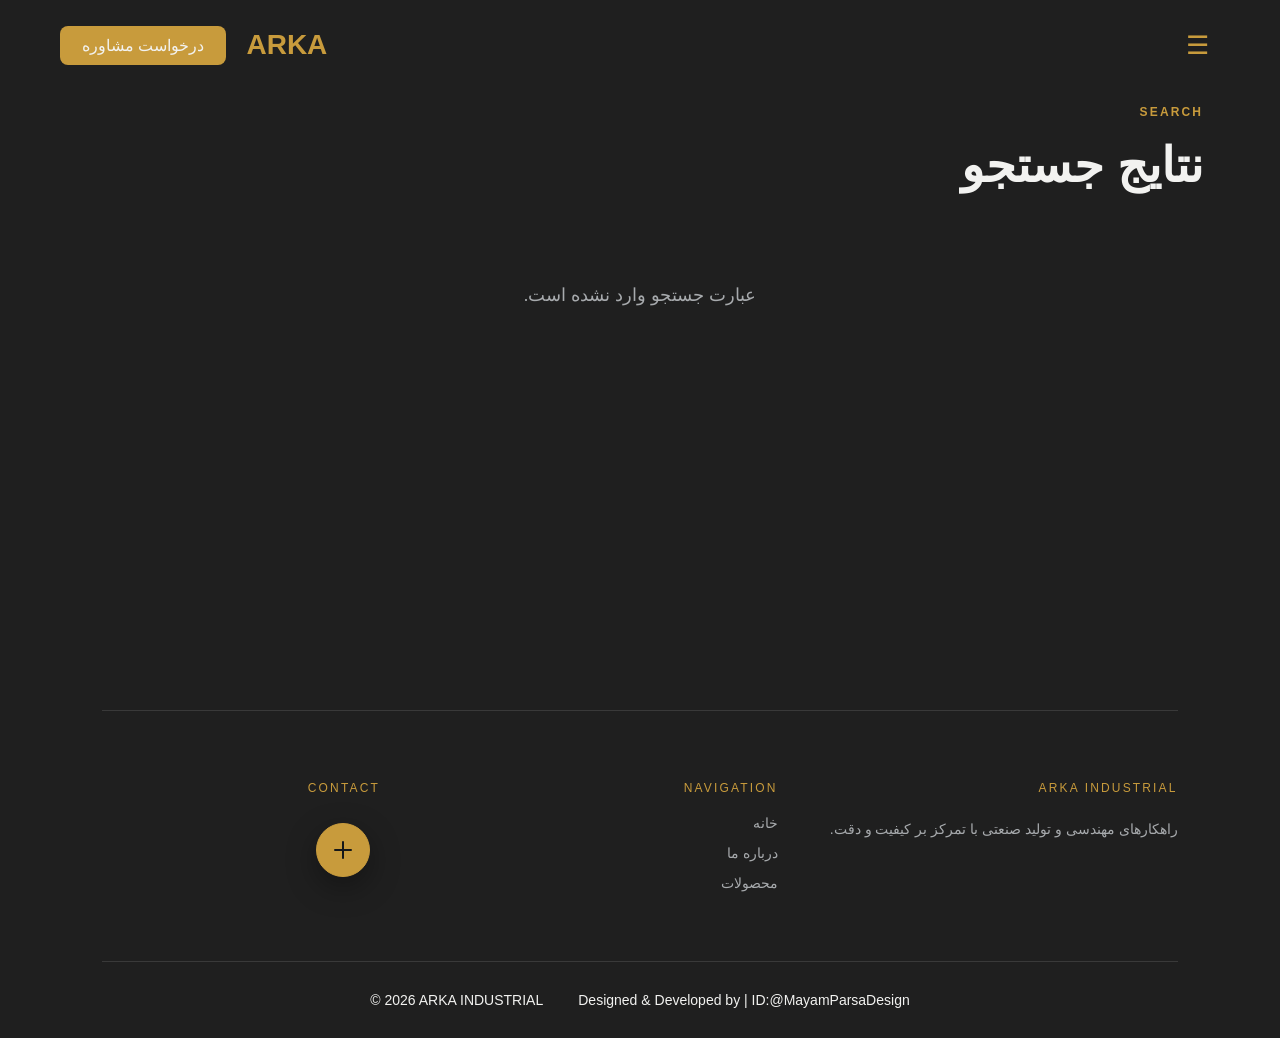
<file: search.html>
<!DOCTYPE html>
<html lang="fa" dir="rtl">
<head>
    <meta charset="UTF-8">
    <meta name="viewport" content="width=device-width, initial-scale=1.0">
    <title>Search</title>
    <link rel="stylesheet" href="style.css">
    <link rel="stylesheet" href="products.css">
    <link rel="stylesheet" href="search.css">
    

</head>
<body>
     <!-- Header شروع -->
    <header class="header">
            <button class="menu-button">☰</button>

        <div class="brand-area">

            <a href="index.html" class="logo">ARKA</a>

            <a href="tel:+989218541565" class="contact-button">درخواست مشاوره</a>

        </div>

        <nav class="menu-panel">
                <ul>
                    <li><a href="index.html">خانه</a></li>
                    <li><a href="products.html">محصولات</a></li>
                    <li><a href="about.html">درباره ما</a></li>
                </ul>
            <div class="menu-actions">

                <div class="search-area">

    <button class="search-button" type="button">
        <svg xmlns="http://www.w3.org/2000/svg"
             fill="none"
             viewBox="0 0 24 24"
             stroke-width="1.5"
             stroke="currentColor">
            <path stroke-linecap="round"
                  stroke-linejoin="round"
                  d="m21 21-5.197-5.197m0 0A7.5 7.5 0 1 0 5.196 5.196a7.5 7.5 0 0 0 10.607 10.607Z" />
        </svg>

        <span>جست و جو</span>
    </button>

<div class="search-box">

    <!-- دکمه اجرای جستجو -->
    <button class="search-submit" type="button" aria-label="اجرای جستجو">
        →
    </button>

    <!-- فیلد جستجو -->
 <input id="product-search" name="product-search" type="search" placeholder="جستجوی محصولات" autocomplete="off"> 
    
<button class="search-clear" type="button" aria-label="پاک کردن جستجو">
    ×
</button>   

</div>

<!-- دکمه بستن کل Search -->
<button class="search-close" type="button" aria-label="بستن جستجو">
    ×
</button>
</div>

            <div class="has-dropdown">

                    <button class="dropdown-toggle" type="button">
                                                <svg xmlns="http://www.w3.org/2000/svg" fill="none" viewBox="0 0 24 24" stroke-width="1.5" stroke="currentColor" class="size-6">
                            <path stroke-linecap="round" stroke-linejoin="round" d="M2.25 6.75c0 8.284 6.716 15 15 15h2.25a2.25 2.25 0 0 0 2.25-2.25v-1.372c0-.516-.351-.966-.852-1.091l-4.423-1.106c-.44-.11-.902.055-1.173.417l-.97 1.293c-.282.376-.769.542-1.21.38a12.035 12.035 0 0 1-7.143-7.143c-.162-.441.004-.928.38-1.21l1.293-.97c.363-.271.527-.734.417-1.173L6.963 3.102a1.125 1.125 0 0 0-1.091-.852H4.5A2.25 2.25 0 0 0 2.25 4.5v2.25Z" />
                        </svg>

                        تماس با ما
                        <span class="dropdown-arrow"></span>
                    </button>


                    <ul class="dropdown-menu">
                        <li><a href="tel:+989218541565">موبایل📱</a></li>
                        <li><a href="https://wa.me/989218541565">واتس اپ💬</a></li>
                        <li><a href="https://maps.app.goo.gl/XBvukv1iQq7MPLPcA">آدرس📍</a></li>
                    </ul>

                </div>

            </div>
     </nav>
    
    </header>




<main>

        <!-- =========================================
             Search Results Page
        ========================================= -->

        <section class="search-page">

            <div class="search-page-header">

                <span class="section-label">
                    SEARCH
                </span>

                <h1>
                    نتایج جستجو
                </h1>

            </div>


            <!--
                JavaScript نتایج را داخل این بخش می‌سازد
            -->

            <div class="search-results"></div>

        </section>

    </main>






<!-- =========================================
     FOOTER
     ========================================= -->

<footer class="site-footer">

    <div class="footer-main">

        <!-- Company -->
        <div class="footer-brand">

            <span class="footer-label">
                ARKA INDUSTRIAL
            </span>

            <p>
                راهکارهای مهندسی و تولید صنعتی
                با تمرکز بر کیفیت و دقت.
            </p>

        </div>


        <!-- Navigation -->
        <div class="footer-navigation">

            <span class="footer-label">
                NAVIGATION
            </span>

            <nav>
                <a href="index.html">خانه</a>
                <a href="about.html">درباره ما</a>
                <a href="products.html">محصولات</a>
            </nav>

        </div>


       <!-- Contact -->
<div class="footer-contact">

    <span class="footer-label">
        CONTACT
    </span>


    <!-- Contact Hub -->
    <div class="contact-hub">

        <!-- Contact Options -->
        <div class="contact-options">

            <!-- WhatsApp -->
            <a
                href="https://wa.me/989218541565"
                class="contact-option whatsapp"
                aria-label="WhatsApp"
                target="_blank"
                rel="noopener"
            >
                <span class="contact-option-icon">
                   <svg xmlns="http://www.w3.org/2000/svg" fill="none" viewBox="0 0 24 24" stroke-width="1.5" stroke="green" class="size-6">
  <path stroke-linecap="round" stroke-linejoin="round" d="M8.625 12a.375.375 0 1 1-.75 0 .375.375 0 0 1 .75 0Zm0 0H8.25m4.125 0a.375.375 0 1 1-.75 0 .375.375 0 0 1 .75 0Zm0 0H12m4.125 0a.375.375 0 1 1-.75 0 .375.375 0 0 1 .75 0Zm0 0h-.375M21 12c0 4.556-4.03 8.25-9 8.25a9.764 9.764 0 0 1-2.555-.337A5.972 5.972 0 0 1 5.41 20.97a5.969 5.969 0 0 1-.474-.065 4.48 4.48 0 0 0 .978-2.025c.09-.457-.133-.901-.467-1.226C3.93 16.178 3 14.189 3 12c0-4.556 4.03-8.25 9-8.25s9 3.694 9 8.25Z" />
</svg>
                </span>
                


                <span class="contact-option-label">
                    WhatsApp
                </span>
            </a>


            <!-- Mobile -->
            <a
                href="tel:+989218541565"
                class="contact-option mobile"
                aria-label="Mobile">
                <span class="contact-option-icon">
                    <svg xmlns="http://www.w3.org/2000/svg" fill="none" viewBox="0 0 24 24" stroke-width="1.5" stroke="currentColor" class="size-6">
  <path stroke-linecap="round" stroke-linejoin="round" d="M10.5 1.5H8.25A2.25 2.25 0 0 0 6 3.75v16.5a2.25 2.25 0 0 0 2.25 2.25h7.5A2.25 2.25 0 0 0 18 20.25V3.75a2.25 2.25 0 0 0-2.25-2.25H13.5m-3 0V3h3V1.5m-3 0h3m-3 18.75h3" />
</svg>
                </span>
               



                <span class="contact-option-label">
                    Mobile
                </span>
            </a>


            <!-- Location -->
            <a
                href="https://maps.app.goo.gl/XBvukv1iQq7MPLPcA"
                class="contact-option location"
                aria-label="Location"
            >
                <span class="contact-option-icon">
                    <svg xmlns="http://www.w3.org/2000/svg" fill="none" viewBox="0 0 24 24" stroke-width="1.5" stroke="currentColor" class="size-6">
  <path stroke-linecap="round" stroke-linejoin="round" d="M15 10.5a3 3 0 1 1-6 0 3 3 0 0 1 6 0Z" />
  <path stroke-linecap="round" stroke-linejoin="round" d="M19.5 10.5c0 7.142-7.5 11.25-7.5 11.25S4.5 17.642 4.5 10.5a7.5 7.5 0 1 1 15 0Z" />
</svg>
                </span>
               


                <span class="contact-option-label">
                    Location
                </span>
            </a>

        </div>


        <!-- Main Contact Button -->
        <button
            class="contact-toggle"
            type="button"
            aria-label="Open contact options"
            aria-expanded="false"
        >
            <span class="contact-toggle-icon"></span>
        </button>

    </div>

</div>
</div>
    <!-- Footer Bottom -->
    <div class="footer-bottom">

        <span>
            © 2026 ARKA INDUSTRIAL 
        </span>

        <p>Designed & Developed by | ID:@MayamParsaDesign</p>

    
    </div>
</footer>



    <script src="app.js"></script>
    <script src="search.js"></script>
</body>

</html>
</file>
<file: style.css>
/* تنظیمات اولیه */
:root {
    /* رنگ‌های اصلی تم */
    --background-color: rgba(0, 0, 0, 0.65);
    --bg-dark-secondary: #241F1D;
    --surface-dark: #2D2623;
    --menu-background: #2A1D1B;

    /* رنگ متن */
    --text-color: #F2F2F0;
    --light-text: #F2F2F0;
    --text-muted: #A7AAAD;

    /* رنگ برند و تأکیدی */
    --primary-color: #C89B3C;
    --secondary-color: #C8A45D;
    --accent: #C89B3C;
    --accent-hover: #D8AD52;

    /* خطوط و مرزبندی */
    --border-dark: #34383C;

    /* فونت */
    --main-font: "Arial", sans-serif;
}

* {
    margin: 0;
    padding: 0;
    box-sizing: border-box;
}

html {
    scroll-behavior: smooth;
}

body {
    font-family: var(--main-font);
    direction: rtl;
    color: var(--text-color);
    background-color: var(--background-color);
}
html, body {
  overflow-x: hidden;
  width: 100%;
}
a {
    text-decoration: none;
}
ul {
    list-style: none;
}


/* header */
header {
    width: 100%;
    height: 90px;
    display: flex;
    align-items: center;
    justify-content: space-between;
    padding: 20px 60px;

    position: absolute;
    top: 0;
    left: 0;
    z-index: 1000;
    background: transparent;

    box-sizing: border-box;
}
.header.scrolled {
    position: fixed;
    background: var(--background-color)
}
.brand-area {
    display: flex;
    align-items: center;
    gap: 20px;

}
.logo {
    font-size: 28px;
    font-weight: bold;
    color: var(--primary-color);
    text-decoration: none;

}


.contact-button {
    padding: 10px 22px;
    background-color: var(--primary-color);
    color: #F2F2F0;
    border-radius: 8px;
    text-decoration: none;

    transition:
        transform 0.3s ease,
        background 0.3s ease;

}
.contact-button:hover {
    color: var(--background-color);
    background-color: var(--accent-hover);
    transform: translateY(-2px);
 
}
.menu-button {
    width: 45px;
    height: 45px;
    display: flex;
    justify-content: center;
    align-items: center;
    font-size: 26px;
    color: var(--primary-color);
    background: transparent;
    border: none;
    cursor: pointer;

position: relative;
z-index: 1001;

}
.menu-button {
    position: relative;
    font-size: 0;
}

.menu-button::before {
    content: "☰";

    font-size: 26px;
    color: var(--primary-color);

    transition: 0.3s ease;
}

.menu-button.active::before {
    content: "×";
    font-size: 32px;
}
/* =========================================
   HEADER - FLUID RESPONSIVE
   ========================================= */

@media (max-width: 1024px) {
.header {
    width: 100%;
    max-width: 100%;
    box-sizing: border-box;
    height: clamp(65px, 6vw, 90px);

    display: flex;
    align-items: center;
    justify-content: space-between;

    padding-inline: clamp(18px, 5vw, 60px);
    padding-block: clamp(12px, 2vw, 20px);

    position: absolute;
    top: 0;
    left: 0;
    z-index: 1000;

    background: transparent;
}

.header.scrolled {
    position: fixed;
    top: 0;
    right: 0%;
    left: 0;

    width: auto;
    max-width: none;
    box-sizing: border-box;
    background: var(--background-color);
}


/* =========================================
   BRAND AREA FLUID RESPONSIVE
   ========================================= */

.brand-area {
    display: flex;
    align-items: center;
    gap: clamp(10px, 1.4vw, 20px);
}


/* =========================================
   LOGO FLUID RESPONSIVE
   ========================================= */

.logo {
    font-size: clamp(21px, 2vw, 28px);
    font-weight: bold;
    color: var(--primary-color);
    text-decoration: none;
}


/* =========================================
   CONTACT BUTTON FLUID RESPONSIVE
   ========================================= */

.contact-button {
    padding: clamp(8px, 0.7vw, 10px)
             clamp(14px, 1.5vw, 22px);

    font-size: clamp(13px, 1vw, 16px);

    background-color: var(--primary-color);
    color: #F2F2F0;

    border-radius: clamp(6px, 0.6vw, 8px);

    text-decoration: none;

    transition:
        transform 0.3s ease,
        background 0.3s ease;
}

.contact-button:hover {
    color: var(--background-color);
    background-color: var(--accent-hover);
    transform: translateY(-2px);
}


/* =========================================
   MENU BUTTON FLUID RESPONSIVE
   ========================================= */

.menu-button {
    width: clamp(38px, 3.2vw, 45px);
    height: clamp(38px, 3.2vw, 45px);

    display: flex;
    justify-content: center;
    align-items: center;

    font-size: 0;

    color: var(--primary-color);
    background: transparent;
    border: none;

    cursor: pointer;

    position: relative;
    z-index: 1001;
}


/* =========================================
   MENU ICON FLUID RESPONSIVE
   ========================================= */

.menu-button::before {
    content: "☰";

    font-size: clamp(23px, 1.8vw, 26px);
    color: var(--primary-color);

    transition: 0.3s ease;
}

.menu-button.active::before {
    content: "×";
    font-size: clamp(29px, 2.2vw, 32px);
}
}      

.menu-panel {
    position: fixed;

    top: 0;
    right: 0;
    left: 0;

    width: auto;
    height: 100vh;

    height: calc(100vh - 90px);

    box-sizing: border-box;

    visibility: hidden;
    transform: translate3d(0, -100%, 0);
    transition: transform 0.5s ease, visibility 0.5s ease;
}

.menu-panel {
    background-color: var(--menu-background);
    padding: 100px 20px 20px;
    border-radius: 0px;
    box-shadow: none;
}
.menu-panel ul {
    list-style: none;
    margin: 0;
    padding: 0;
    text-align: center;

}
.menu-panel li{
    margin-bottom: 10px;
}
.menu-panel a {
    display: block;
    padding: 12px 10px;
    text-decoration: none;
    color: var(--text-color);
    font-size: 18px;

    transition: .3s ease;

    position: relative;
    
}
.menu-panel a:hover,
.dropdown-toggle:hover  {
    color: var(--primary-color);

}

.menu-panel a::before,
.search-button:hover::before,
.dropdown-toggle::before  {
    content: "";
    position: absolute;
    top: 50%;
    right: 0;
    transform: translateY(-50%);
    width: 3px;
    height: 0;
    background-color: var(--primary-color);
    transition: 0.3s ease;
}
.menu-panel a:hover::before,
.dropdown-toggle:hover::before,
.search-button:hover::before {
    height: 70%;
}
.menu-actions {
    margin-top: 25px;
    padding-top: 20px;
    border-top: 1px solid var(--primary-color);
}
/* =========================================
   MENU PANEL - RESPONSIVE
   ========================================= */

@media (max-width: 767px) {

    .menu-panel {
        height: calc(100vh - clamp(70px, 10vw, 50px));
        padding: clamp(85px, 10vw, 100px)
                 clamp(18px, 4vw, 40px)
                 20px;
    }

    .menu-panel a,
    .dropdown-toggle,
    .search-button,
    .menu-contact {
        font-size: clamp(16px, 1.8vw, 18px);
    }

}

@media (max-width: 600px) {

    .menu-panel {
        height: calc(100vh - clamp(120px, 30vw, 160px));
        padding-top: clamp(75px, 18vw, 90px);
    }

}
/* =========================================
   TABLET MENU PANEL
========================================= */

@media (max-width:1024px) {

    .menu-panel {

        height: calc(100vh - 90px);

        padding: 100px 5vw 30px;

    }


    .menu-panel a,
    .dropdown-toggle,
    .search-button {

        font-size: clamp(16px, 2vw, 18px);

    }

}
.search-area {
    position: relative;
    width: 100%;
    text-align: center;
}
.search-button {
    display: flex;
    align-items: center;
    justify-content: center;
    margin-left: auto;
    margin-right: auto;
    gap: 10px;
    width: 100%;
    padding: 12px;
    background: transparent;
    border: none;
    text-align: center;
    font-size: 18px;
    cursor: pointer;
    color: var(--text-color);
    font-family: var(--main-font);

    position: relative;
   
}
.search-box {
    display: none;
    position: relative;

    width: min(90%, 500px);
    margin: 10px auto 0;

    padding: 10px 45px 10px 15px;

    background-color: var(--surface-dark);
    border: 1px solid var(--border-dark);
    border-radius: 8px;
}
.search-box input::-webkit-search-cancel-button {
    -webkit-appearance: none;
    appearance: none;
}
.search-clear {
    position: absolute;
    left: 10px;
    top: 50%;

    transform: translateY(-50%);

    width: 28px;
    height: 28px;

    display: flex;
    align-items: center;
    justify-content: center;

    background: transparent;
    border: none;

    color: var(--primary-color);

    font-size: 22px;
    line-height: 1;

    cursor: pointer;

    transition: 0.3s ease;
}
.search-clear:hover {
    color: var(--accent-hover);
}
.search-box input {
    width: 100%;

    padding: 10px;

    background: transparent;
    border: none;
    outline: none;

    color: var(--light-text);
    font-family: var(--main-font);
    font-size: 16px;

    direction: rtl;
}
.search-box input::placeholder {
    color: var(--text-muted);
}
.search-close {
    display: none;
    position: absolute;
    top: 75%;
    right: 70px;

    transform: translateY(-50%);

    background: transparent;
    border: none;

    color: var(--primary-color);
    font-size: 24px;

    cursor: pointer;

    transition: 0.3s ease;
}
.search-area.active .search-close {
    display: block;
}
.search-button:hover {
    color: var(--primary-color);

}
.search-close:hover {
    color: var(--primary-color);
}
.search-area.active .search-box {
    display: block;
}
.search-submit {
    position: absolute;
    right: 10px;
    top: 50%;

    transform: translateY(-50%);

    width: 30px;
    height: 30px;

    display: flex;
    align-items: center;
    justify-content: center;

    background: transparent;
    border: none;

    color: var(--primary-color);
    font-size: 22px;

    cursor: pointer;
}
/* =========================================
   SEARCH - RESPONSIVE
   ========================================= */

@media (max-width: 767px) {

    .search-button {
        gap: clamp(7px, 1vw, 10px);
        padding: clamp(10px, 1.2vw, 12px);
        font-size: clamp(16px, 1.8vw, 18px);
    }

    .search-box {
        width: min(90%, 500px);
    }

    .search-box input {
        font-size: clamp(14px, 1.6vw, 16px);
    }

    .search-close {
        right: clamp(20px, 6vw, 70px);
    }
}

@media (max-width: 600px) {

    .search-button {
        padding: 10px;
        font-size: clamp(15px, 4vw, 17px);
    }

    .search-box {
        width: min(75%, 420px);
    }

    .search-box input {
        font-size: 15px;
    }

    .search-close {
        right: clamp(15px, 5vw, 30px);
    }
}


.search-button svg {
    width: 22px;
    height: 22px;
    flex-shrink: 0;

}
.search-text {
    font-size: 18px;
    font-weight: 500;

}
.search-button:hover {
    color: var(--primary-color);
}
/* =========================================
   SEARCH BUTTON CONTENT - RESPONSIVE
   ========================================= */

@media (max-width: 767px) {

    .search-button svg {
        width: clamp(20px, 2.2vw, 22px);
        height: clamp(20px, 2.2vw, 22px);
    }

    .search-text {
        font-size: clamp(16px, 1.8vw, 18px);
    }

}

.menu-contact {
    display: block;
    justify-content: center;
    text-align: center;
    width: auto;
    margin-left: auto;
    margin-right: auto;
    padding: 12px;
    text-decoration: none;
    color: var(--text-color);
    font-size: 18px;

}
.has-dropdown {
    position: relative;
    width: 100%;
}

.dropdown-toggle {
    display: flex;
    align-items: center;
    justify-content: center;
    gap: 10px;
    padding: 12px 10px;

    width: 100%;
    margin: 0 auto;
    text-align: center;

    background: transparent;
    border: none;

    color: var(--light-text);
    font-family: var(--main-font);
    font-size: 18px;

    cursor: pointer;

    position: relative;
    transition: 0.3s ease;
}
.dropdown-toggle svg {
    width: 22px;
    height: 22px;
    flex-shrink: 0;
}

.dropdown-arrow {
    width: 0;
    height: 0;

    border-left: 4px solid transparent;
    border-right: 4px solid transparent;
    border-top: 5px solid var(--accent);

    transition: transform 0.3s ease;
}

.dropdown-menu  {
    display: none;

    list-style: none;
    margin: 8px 0 0;
    padding: 0;
}

.has-dropdown.active .dropdown-menu {
    display: block;
}

.has-dropdown.active .dropdown-arrow {
    transform: rotate(180deg);
}

.dropdown-menu a {
    font-size: 17px;
    color: var(--text-muted);
    padding: 6px 15px;
}

.dropdown-menu a:hover {
    color: var(--accent);
}
.menu-panel.active {
    top: 0;
    right: 0;
    left: 0;

    width: 100%;

    transform: translateY(0);

    visibility: visible;
}
.menu-panel {
    visibility: hidden;
    transform: translateY(-100%);
    transition: transform 0.5s ease, visibility 0.5s ease;
}
/* =========================================
   MENU CONTACT & DROPDOWN - RESPONSIVE
   ========================================= */

@media (max-width: 767px) {

    .menu-contact {
        padding: clamp(10px, 1.2vw, 12px);
        font-size: clamp(16px, 1.8vw, 18px);
    }

    .dropdown-toggle {
        gap: clamp(7px, 1vw, 10px);
        padding: clamp(10px, 1.2vw, 12px)
                 clamp(8px, 1vw, 10px);

        font-size: clamp(16px, 1.8vw, 18px);
    }

    .dropdown-toggle svg {
        width: clamp(20px, 2.2vw, 22px);
        height: clamp(20px, 2.2vw, 22px);
    }

    .dropdown-menu {
        margin-top: clamp(6px, 0.8vw, 8px);
    }

    .dropdown-menu a {
        font-size: clamp(15px, 1.7vw, 17px);
        padding: clamp(5px, 0.7vw, 6px)
                 clamp(12px, 1.5vw, 15px);
    }

}
.logo {
    display: inline-block;
    transition: transform 0.25s ease;
}
.logo:hover {
    transform: scaleX(1.08) scaleY(0.96);
}



/* =========================================
   ARKA HERO — CINEMATIC HERO
   ========================================= */

.hero {
    position: relative;
    min-height: 100vh;
    overflow: hidden;
    isolation: isolate;
    background: #151719;
}
/* =========================================
   HERO - RESPONSIVE
   ========================================= */

@media (max-width: 767px) {

    .hero {
        min-height: 100svh;
    }

}

/* =========================================
   HERO MEDIA
   ========================================= */

.hero-media {
    position: absolute;
    inset: 0;
    z-index: 0;
    overflow: hidden;
}

.hero-media img {
    position: absolute;
    inset: 0;

    width: 100%;
    height: 100%;

    object-fit: cover;
    object-position: center;

    opacity: 0;

    /* حالت اولیه */
    transform: scale(1.04) translate3d(0, 0, 0);

    /*
       فقط opacity را transition می‌دهیم.
       transform توسط animation کنترل می‌شود.
    */
    transition: opacity 1.8s ease-in-out;

    will-change: transform, opacity;
}
/* =========================================
   HERO MEDIA - RESPONSIVE
   ========================================= */

@media (max-width: 767px) {

    .hero-media img {
        object-position: center;
        transform: scale(1.06) translate3d(0, 0, 0);
    }

}

/* =========================================
   ACTIVE SCENE
   ========================================= */

.hero-media img.active {
    opacity: 1;

    animation:
        heroCinematicZoom 8s ease-out forwards;
}


/* =========================================
   CINEMATIC CAMERA MOVEMENT
   ========================================= */

@keyframes heroCinematicZoom {

    0% {
        transform:
            scale(1.04)
            translate3d(0, 0, 0);
    }

    100% {
        transform:
            scale(1.11)
            translate3d(-1%, -0.5%, 0);
    }
}


/* =========================================
   DARK OVERLAY
   ========================================= */

.hero-overlay {
    position: absolute;
    inset: 0;

    z-index: 1;

    pointer-events: none;

    background:
        linear-gradient(
            90deg,
            rgba(10, 11, 12, 0.82) 0%,
            rgba(10, 11, 12, 0.52) 38%,
            rgba(10, 11, 12, 0.18) 75%,
            rgba(10, 11, 12, 0.35) 100%
        );
}


/* =========================================
   INITIAL REVEAL
   ========================================= */

.hero-reveal {
    position: absolute;
    inset: 0;

    z-index: 2;

    pointer-events: none;

    background:
        linear-gradient(
            90deg,
            #090a0b 0%,
            #111416 45%,
            rgba(17, 20, 22, 0.92) 70%,
            rgba(17, 20, 22, 0) 100%
        );

    transform-origin: left center;
}


/* شروع Reveal */
.hero.is-loaded .hero-reveal {
    animation:
        heroReveal 1.8s cubic-bezier(.77, 0, .18, 1)
        forwards;
}


@keyframes heroReveal {

    0% {
        transform: scaleX(1);
    }

    100% {
        transform: scaleX(0);
    }
}


/* =========================================
   HERO CONTENT
   ========================================= */

.hero-content {
    position: relative;
    z-index: 3;

    min-height: 100vh;

    display: flex;
    flex-direction: column;
    align-items: flex-start;
    justify-content: center;

    padding: 0 8vw;

    color: #F2F2F0;
}
/* =========================================
   HERO CONTENT - RESPONSIVE
   ========================================= */

@media (max-width: 767px) {

    .hero-content {
        min-height: 100svh;
        padding-inline: clamp(24px, 8vw, 8vw);
    }

}

/* =========================================
   HERO TEXT
   ========================================= */

.hero-text {
    opacity: 0;

    transform: translateY(25px);
}


.hero.is-loaded .hero-text {
    animation:
        heroTextIn 1s ease 1.1s forwards;
}


@keyframes heroTextIn {

    to {
        opacity: 1;
        transform: translateY(0);
    }
}


.hero-label {
    display: block;

    margin-bottom: 18px;

    color: #C89B3C;

    font-size: 12px;
    letter-spacing: 0.22em;
}


.hero-text h1 {
    margin: 0;

    max-width: 650px;

    font-size: clamp(42px, 5.2vw, 78px);
    line-height: 1.08;
    font-weight: 500;
}


.hero-text p {
    max-width: 500px;

    margin-top: 26px;

    color: #A7AAAD;

    font-size: 17px;
    line-height: 1.9;
}


/* =========================================
   HERO BUTTON
   ========================================= */

.hero-action {
    margin-top: 28px;
    opacity: 0;
    
    transform: translateY(20px);
}
/* =========================================
   HERO CONTENT - RESPONSIVE
   ========================================= */

@media (max-width: 767px) {

    .hero-label {
        margin-bottom: clamp(14px, 2vw, 18px);
        font-size: clamp(11px, 1.5vw, 12px);
    }

    .hero-text h1 {
        max-width: min(90vw, 650px);
        font-size: clamp(38px, 5.2vw, 78px);
    }

    .hero-text p {
        max-width: min(85vw, 500px);
        margin-top: clamp(20px, 2.5vw, 26px);
        font-size: clamp(15px, 1.8vw, 17px);
    }

    .hero-action {
        margin-top: clamp(22px, 2.7vw, 28px);
    }

}

.hero.is-loaded .hero-action {
    animation:
        heroTextIn 1s ease 1.35s forwards;
}


.primary-button {
    display: inline-flex;
    align-items: center;
    justify-content: center;

    min-width: 170px;
    height: 52px;

    padding: 0 28px;

    color: #F2F2F0;
    border-color: var(--primary-color);
    background: var(--primary-color);
    border-radius: 8px;

    text-decoration: none;

    transition:
        transform 0.3s ease,
        background 0.3s ease;
}
/* =========================================
   PRIMARY BUTTON - RESPONSIVE
   ========================================= */

@media (max-width: 767px) {

    .primary-button {
        min-width: clamp(145px, 18vw, 170px);
        height: clamp(46px, 5.5vw, 52px);
        padding-inline: clamp(18px, 3vw, 28px);
        border-radius: clamp(6px, 0.8vw, 8px);
    }

}

.primary-button:hover {
    transform: translateY(-2px);

    color: var(--background-color);
    background-color: var(--accent-hover);

}


/* =========================================
   HERO INDICATOR
   ========================================= */

.hero-indicator {
    position: absolute;

    z-index: 4;

    right: 8vw;
    bottom: 45px;

    display: flex;
    align-items: center;

    gap: 14px;

    color: #F2F2F0;

    font-size: 12px;
    letter-spacing: 0.15em;
}


.hero-line {
    width: 70px;
    height: 1px;

    background: rgba(242, 242, 240, 0.45);
}
/* =========================================
   HERO INDICATOR - RESPONSIVE
   ========================================= */

@media (max-width: 767px) {

    .hero-indicator {
        right: clamp(24px, 8vw, 8vw);
        bottom: clamp(25px, 5vw, 45px);
        gap: clamp(8px, 1.5vw, 14px);
        font-size: clamp(10px, 1.5vw, 12px);
    }

    .hero-line {
        width: clamp(45px, 7vw, 70px);
    }

}

/* ==============================
   About Intro
================================= */

.about-intro {
    width: 100%;
    padding: 80px 60px;
    background-color: var(--background-color);
}
.about-intro-container {
    width: 100%;
    max-width: 1200px;
    margin: 0 auto;

    display: flex;
    align-items: flex-start;
    gap: 80px;
}
/* عنوان Section */

.about-intro-title {
    flex: 0 0 30%;
}
.about-intro-title span {
    display: block;
    margin-bottom: 18px;

    color: var(--primary-color);
    font-size: 15px;
    font-weight: 500;
}
.about-intro-title h2 {
    margin: 0 20px;

    color: var(--text-color);
    font-size: 34px;
    font-weight: 600;
    line-height: 1.5;
}
/* متن معرفی */

.about-intro-content {
    flex: 1;
    max-width: 650px;
}

.about-intro-content p {
    margin: 0;

    color: var(--text-muted);
    font-size: 18px;
    line-height: 2.1;
    text-indent: 10px;
}
/* =========================================
   ABOUT INTRO - RESPONSIVE
   ========================================= */

@media (max-width: 767px) {

    .about-intro-container {
        flex-direction: column;
        align-items: center;
        justify-items: center;
        gap: clamp(25px, 4vw, 35px);
        text-align: center;
    }

    .about-intro-title {
        flex: 0 0 auto;
        width: 100%;
        margin: 0;
        text-align: center;
    }

    .about-intro-title h2 {
        width: 100%;
        margin: 0 auto;
        text-align: center;
    }

    .about-intro-content {
        width: 100%;
        max-width: 100%;
        text-align: center;
    }

    .about-intro-content p {
        text-align: center;
    }

}

/* ==============================
   Products Section
================================= */

.products-section {
    width: 100%;
    padding: 50px 30px;
    background-color: var(--background-color);
}

.products-container {
    width: 100%;
    max-width: 1200px;
    margin: 0 auto;

    display: grid;
    grid-template-columns: 1.2fr 0.8fr;
    align-items: center;
    gap: 70px;
}


/* ==============================
   Product Showcase
================================= */

.products-showcase {
    width: 100%;
}

.products-slider {
    position: relative;

    width: 100%;
    height: 430px;

    display: flex;
    align-items: center;
    justify-content: center;
}


/* ==============================
   Product Cards
================================= */

.product-card {
    position: absolute;

    width: 280px;

    transition:
        transform 0.6s ease,
        opacity 0.6s ease;

    transform-origin: center center;
}


/* ==============================
   Left Product
================================= */

.product-left {
    transform:
        translateX(-190px)
        scale(0.82)
        rotate(-8deg);

    z-index: 1;
}


/* ==============================
   Active Product
================================= */

.product-active {
    transform:
        translateX(0)
        scale(1)
        rotate(0deg);

    z-index: 3;
}


/* ==============================
   Right Product
================================= */

.product-right {
    transform:
        translateX(190px)
        scale(0.82)
        rotate(8deg);

    z-index: 1;
}
/* ==============================
   Hidden Product
================================= */

.product-hidden {
    opacity: 0;
    transform:
        translateX(0)
        scale(0.6)
        rotate(0deg);

    z-index: 0;
    pointer-events: none;
}
/* ==============================
   Product Image
================================= */

.product-image {
    width: 100%;
    height: 360px;

    overflow: hidden;

    border: 1px solid var(--border-dark);

    background-color: var(--surface-dark);
}

.product-image img {
    width: 100%;
    height: 100%;

    display: block;

    object-fit:fill;

    transition: transform 0.7s ease;
}


/* ==============================
   Image Hover
================================= */

.product-card:hover .product-image img {
    transform: scale(1.04);
}
.product-card:hover {
     border: 1px solid var(--accent-hover);

}

/* ==============================
   Slider Controls
================================= */

.products-controls {
    display: flex;
    justify-content: center;
    gap: 12px;

    margin-top: 20px;
}

.products-controls button {
    width: 42px;
    height: 42px;

    display: flex;
    align-items: center;
    justify-content: center;

    border: 1px solid var(--border-dark);

    background-color: var(--surface-dark);

    color: var(--text-color);

    font-size: 18px;

    cursor: pointer;

    transition:
        background-color 0.3s ease,
        color 0.3s ease,
        border-color 0.3s ease;
}

.products-controls button:hover {
    background-color: var(--primary-color);

    color: var(--background-color);

    border-color: var(--primary-color);
}


/* ==============================
   Products Content
================================= */

.products-content {
    width: 100%;
    max-width: 460px;
    align-items: center;

    display: flex;
    flex-direction: column;
}

.products-label {
    display: block;

    margin-bottom: 14px;

    color: var(--primary-color);

    font-size: 14px;
    font-weight: 500;

    letter-spacing: 1px;
}

.products-content h2 {
    margin: 0 0 20px;

    color: var(--text-color);

    font-size: 21px;
    font-weight: 600;

    line-height: 1.5;
}

.products-content p {
    margin: 0 0 28px;

    color: var(--text-muted);

    font-size: 17px;
    line-height: 2;
}


/* ==============================
   Products Button
================================= */

.products-button {
    display: inline-flex;
    align-items: center;
    justify-content: center;

    padding: 12px 24px;

    border: 1px solid var(--primary-color);
    border-radius: 5px;

    color: var(--light-text);
    background-color: var(--primary-color);

    font-size: 15px;

   
    transition:
        background-color 0.3s ease,
        color 0.3s ease;
}
.products-button:hover {
   color: var(--background-color);
    background-color: var(--accent-hover);
    transform: translateY(-2px);
} 

  /* =========================================
   PRODUCTS HOME - RESPONSIVE
   ========================================= */

@media (max-width: 767px) {

    .products-container {
        grid-template-columns: 1fr;
        gap: clamp(20px, 4vw, 35px);
    }

    .products-showcase {
        width: 100%;
        overflow: visible;
    }

    .products-slider {
        width: 100%;
        height: clamp(320px, 42vw, 430px);
    }

    .product-card {
        width: clamp(150px, 58vw, 190px);
    }

    .product-left {
        transform:
            translateX(clamp(-100px, -25vw, -75px))
            scale(0.78)
            rotate(-12deg);
    }

    .product-active {
        transform:
            translateX(0)
            scale(0.92)
            rotate(0deg);
    }


     .product-right {
        transform:
            translateX(clamp(100px, 25vw, 75px))
            scale(0.78)
            rotate(12deg);
    }
    .product-image {
        height: clamp(240px, 65vw, 300px);
    }
    .products-content {
        width: 100%;
        max-width: 460px;
        margin: 20px auto;
        text-align: center;
    }

    .products-label {
        margin-bottom: clamp(10px, 1.5vw, 14px);
        font-size: clamp(13px, 1.7vw, 14px);
    }

    .products-content h2 {
        margin-bottom: clamp(16px, 2vw, 20px);
        font-size: clamp(19px, 2.5vw, 21px);
    }

    .products-content p {
        margin-bottom: clamp(20px, 3vw, 28px);
        font-size: clamp(15px, 2vw, 17px);
    }

    .products-controls {
        gap: clamp(6px, 2vw, 10px);
        margin-top: clamp(12px, 3vw, 18px);
    }
    .products-controls button {
        width: clamp(34px, 10vw, 40px);
        height: clamp(34px, 10vw, 40px);
        font-size: clamp(15px, 4vw, 17px);
    }

}
/* =========================================
   PRODUCT CARDS - RESPONSIVE for tablets
   ========================================= */

@media (max-width: 1024px) {

    .product-card {
        width: clamp(190px, 23vw, 300px);
    }

    .product-image {
        height: clamp(240px, 27vw, 300px);
    }

    .product-left {
        transform:
            translateX(clamp(-135px, -15vw, -100px))
            scale(0.78)
            rotate(-8deg);
    }

    .product-right {
        transform:
            translateX(clamp(100px, 15vw, 135px))
            scale(0.78)
            rotate(8deg);
    }

}
/* =========================================
   WHY ARKA
========================================= */

.why-arka {
    width: 100%;
    padding: 40px 0 30px;

    background-color: var(--background-color);
    color: #F2F2F0;

    overflow: hidden;
}


/* =========================================
   CONTAINER
========================================= */

.why-arka__container {
    width: min(1200px, calc(100% - 80px));
    margin: 0 auto;
}


/* =========================================
   SECTION INTRO
========================================= */

.why-arka__intro {
    max-width: 760px;
    margin-bottom: 70px;
}

.section-label {
    display: inline-block;

    margin-bottom: 20px;

    color: #C89B3C;

    font-size: 16px;
    font-weight: 600;
    letter-spacing: 0.16em;
}

.why-arka__intro h2 {
    margin: 0;

    font-size: clamp(28px, 5vw, 42px);
    line-height: 1.08;
    font-weight: 500;

    letter-spacing: -0.035em;
}

.why-arka__intro h2 span {
    display: block;

    margin-top: 8px;

    color: var(--accent);
}

.why-arka__intro p {
    max-width: 620px;

    margin: 28px 0 0;

    color: #A7AAAD;

    font-size: 20px;
    line-height: 1.9;
}


/* =========================================
   SHOWCASE
========================================= */

.why-arka__showcase {
    width: 100%;
}


/* =========================================
   QUESTION TABS
========================================= */

.why-arka__tabs {
    display: grid;
    grid-template-columns: repeat(4, 1fr);

    width: 100%;

    margin: 0;
    padding: 0;

    background: #25292D;

    border-top: 1px solid rgba(242, 242, 240, 0.10);
    border-left: 1px solid rgba(242, 242, 240, 0.10);
}


/* =========================================
   TAB
========================================= */

.why-arka__tab {
    position: relative;

    min-height: 105px;

    display: flex;
    flex-direction: column;
    justify-content: space-between;

    padding: 22px 26px;

    border: 0;
    border-right: 1px solid rgba(242, 242, 240, 0.10);
    border-bottom: 1px solid rgba(242, 242, 240, 0.10);

    background: #25292D;

    color: #A7AAAD;

    text-align: right;

    cursor: pointer;

    transition:
        background 0.35s ease,
        color 0.35s ease;
}


/* Hover */

.why-arka__tab:hover {
    background: #2A2E32;
    color: #F2F2F0;
}


/* Active */

.why-arka__tab.active {
    background: #2A2E32;
    color: #F2F2F0;
}


/* Active Golden Line */

.why-arka__tab::after {
    content: "";

    position: absolute;

    right: 0;
    bottom: -1px;

    width: 0;
    height: 3px;

    background: #C89B3C;

    transition: width 0.45s ease;
}

.why-arka__tab.active::after {
    width: 100%;
}


/* =========================================
   TAB NUMBER
========================================= */

.why-arka__tab-number {
    direction: ltr;

    color: #C89B3C;

    font-size: 11px;
    font-weight: 500;
    letter-spacing: 0.08em;

    text-align: left;
}


/* =========================================
   TAB TITLE
========================================= */

.why-arka__tab-title {
    display: block;

    font-size: 15px;
    line-height: 1.5;
}


/* =========================================
   IMAGE CANVAS
========================================= */

.why-arka__canvas {
    position: relative;

    width: 100%;
    height: 620px;

    margin: 0;
    padding: 0;

    overflow: hidden;

    background: #151719;
}


/* =========================================
   MAIN IMAGE
========================================= */

.why-arka__image {
    position: absolute;

    inset: 0;

    width: 100%;
    height: 100%;

    display: block;

    object-fit: cover;

    object-position: center;

    opacity: 0.55;
    transform: scale(1.01);

    transition:
        transform 1.2s ease;
}


/* Very subtle cinematic movement */

.why-arka__canvas:hover .why-arka__image {
    transform: scale(1.035);
}


/* =========================================
   IMAGE OVERLAY
========================================= */

.why-arka__image-overlay {
    position: absolute;

    inset: 0;

    z-index: 1;

    background:
        linear-gradient(
            90deg,
            rgba(21, 23, 25, 0.72) 0%,
            rgba(21, 23, 25, 0.32) 45%,
            rgba(21, 23, 25, 0.18) 100%
        ),
        linear-gradient(
            0deg,
            rgba(21, 23, 25, 0.48) 0%,
            transparent 45%
        );

    pointer-events: none;
}


/* =========================================
   SVG CONNECTOR
========================================= */

.why-arka__connector {
    position: absolute;

    inset: 0;

    z-index: 3;

    width: 100%;
    height: 100%;

    overflow: visible;

    pointer-events: none;
}


/* Connector Line */

.why-arka__connector-path {
    fill: none;

    stroke: var(--accent);
    stroke-width: 1.2;

    vector-effect: non-scaling-stroke;

    opacity: 0.85;

    stroke-linecap: round;
    stroke-linejoin: round;

    /*
        آماده برای انیمیشن Draw
        در مرحله JS فعال می‌کنیم.
    */
}


/* Start Node */

.why-arka__connector-start {
    fill: #C89B3C;

    stroke: #C89B3C;
    stroke-width: 3;

    vector-effect: non-scaling-stroke;
}


/* End Node */

.why-arka__connector-end {
    fill: #C89B3C;

    stroke: #C89B3C;
    stroke-width: 1;

    vector-effect: non-scaling-stroke;
}


/* =========================================
   ANSWER ON IMAGE
========================================= */

.why-arka__answer {
    position: absolute;

    top: 50%;
    right: 9%;

    z-index: 4;

    width: min(430px, 42%);

    transform: translateY(-50%);

    text-align: right;
}


/* =========================================
   ANSWER LABEL
========================================= */

.why-arka__answer-label {
    display: inline-block;

    margin-bottom: 22px;

    color: #C89B3C;

    font-size: 11px;
    font-weight: 500;

    letter-spacing: 0.14em;
}


/* =========================================
   ANSWER TITLE
========================================= */

.why-arka__answer-title {
    margin: 0;

    color: #F2F2F0;

    font-size: clamp(30px, 3.5vw, 52px);
    line-height: 1.08;

    font-weight: 500;

    letter-spacing: -0.035em;

    text-shadow:
        0 2px 20px rgba(0, 0, 0, 0.25);
}


/* =========================================
   ANSWER TEXT
========================================= */

.why-arka__answer-text {
    max-width: 420px;

    margin: 28px 0 0;

    color: rgba(242, 242, 240, 0.78);

    font-size: 15px;
    line-height: 1.9;

    text-shadow:
        0 2px 15px rgba(0, 0, 0, 0.35);
}


/* =========================================
   TECHNICAL MARKER
========================================= */

.why-arka__canvas-marker {
    position: absolute;

    left: 30px;
    bottom: 26px;

    z-index: 4;

    color: rgba(242, 242, 240, 0.58);

    font-size: 10px;

    letter-spacing: 0.16em;

    direction: ltr;
}


/* =========================================
   ACTIVE TAB → VISUAL CONNECTION
========================================= */

.why-arka__tab.active {
    position: relative;
}


/*
    Small visual anchor under active tab.
    This will visually connect with the SVG later.
*/

.why-arka__tab.active .why-arka__tab-number {
    color: #C89B3C;
}


/* =========================================
   IMAGE CANVAS EDGE
========================================= */

.why-arka__canvas::before {
    content: "";

    position: absolute;

    top: 0;
    left: 0;

    width: 100%;
    height: 1px;

    z-index: 5;

    background: rgba(200, 155, 60, 0.35);

    pointer-events: none;
}
/* =========================================
   WHY ARKA — FLUID RESPONSIVE
========================================= */
@media (max-width: 767px) {
    .why-arka__container {
        width: min(1200px, calc(100% - clamp(20px, 6vw, 80px)));
    }

    .why-arka__intro {
        margin-bottom: clamp(35px, 5vw, 70px);
    }

    .why-arka__intro h2 {
        font-size: clamp(32px, 5vw, 70px);
    }

    .why-arka__intro p {
        font-size: clamp(13px, 1.2vw, 16px);
    }


    /* =========================================
    FOUR TABS — ALWAYS ONE ROW
    ========================================= */

    .why-arka__tabs {
        grid-template-columns: repeat(4, minmax(0, 1fr));
    }

    .why-arka__tab {
        min-width: 0;
        min-height: clamp(64px, 7vw, 105px);
        padding:
            clamp(10px, 1.8vw, 22px)
            clamp(6px, 1.8vw, 26px);
    }

    .why-arka__tab-number {
        font-size: clamp(7px, 0.75vw, 11px);
    }

    .why-arka__tab-title {
        font-size: clamp(9px, 1.05vw, 15px);
        line-height: 1.4;
    }


    /* =========================================
    IMAGE
    ========================================= */

    .why-arka__canvas {
        height: clamp(430px, 48vw, 620px);
    }


    /* =========================================
    ANSWER
    ========================================= */

    .why-arka__answer {
        right: clamp(18px, 7vw, 108px);
        width: clamp(270px, 38vw, 430px);
    }

    .why-arka__answer-label {
        margin-bottom: clamp(14px, 1.8vw, 22px);
        font-size: clamp(9px, 0.75vw, 11px);
    }

    .why-arka__answer-title {
        font-size: clamp(25px, 3.5vw, 52px);
    }

    .why-arka__answer-text {
        margin-top: clamp(16px, 2vw, 28px);
        font-size: clamp(12px, 1.05vw, 15px);
    }

}
/* =========================================
   TABLET
   4 TABS STILL ONE ROW
========================================= */

@media (max-width: 767px) {

    .why-arka__container {
        width: calc(100% - 32px);
    }

    .why-arka__intro h2 {
        font-size: clamp(30px, 5.5vw, 42px);
    }

    .why-arka__tab {
        min-height: 70px;
        padding: 10px clamp(5px, 1.5vw, 12px);
    }

    .why-arka__tab-title {
        font-size: clamp(8px, 1.55vw, 12px);
    }

    .why-arka__canvas {
        height: clamp(450px, 72vw, 560px);
    }

    .why-arka__answer {
        right: 5%;
        width: 46%;
    }

    .why-arka__answer-title {
        font-size: clamp(23px, 4.5vw, 34px);
    }
}


/* =========================================
   SMALL PHONES
   4 TABS STILL ONE ROW
========================================= */

@media (max-width: 480px) {

    .why-arka__container {
        width: calc(100% - 20px);
    }

    .why-arka__intro {
        margin-bottom: 26px;
    }

    .why-arka__intro h2 {
        font-size: clamp(25px, 8vw, 32px);
    }

    .why-arka__intro p {
        font-size: 13px;
    }

    .why-arka__tab {
        min-height: 64px;
        padding: 8px 4px;
    }

    .why-arka__tab-number {
        font-size: 7px;
    }

    .why-arka__tab-title {
        font-size: clamp(8px, 2.3vw, 10px);
        line-height: 1.35;
    }

    .why-arka__canvas {
        height: 540px;
    }

    .why-arka__answer {
        top: 30%;
        right: 12px;
        bottom: 18px;
        width: calc(100% - 24px);
        transform: none;
    }

    .why-arka__answer-title {
        font-size: clamp(22px, 7vw, 30px);
    }

    .why-arka__answer-text {
        margin-top: 30px;
        font-size: 14px;
    }

    .why-arka__canvas-marker {
        left: 12px;
        bottom: 10px;
        font-size: 7px;
    }
    .why-arka__connector {
    display: none;
 } 
}
/* =========================================
   GOLDEN PULSE - RESPONSIVE
========================================= */

@media (max-width: 767px) {

    .why-arka__tab.active {
        position: relative;
    }

    .why-arka__tab.active::before {

        content: "";

        position: absolute;

        top: 50%;
        right: 30%;

        width: 8px;
        height: 8px;

        border-radius: 50%;

        background: var(--accent);

        box-shadow:
            0 0 12px var(--accent);

        animation: goldenPulse 1.8s ease-in-out infinite;

    }

}


@keyframes goldenPulse {

    0% {
        opacity: 0.4;
        transform: translateY(0) scale(0.8);
    }

    50% {
        opacity: 1;
        transform: translateY(-8px) scale(1.2);
    }

    100% {
        opacity: 0.4;
        transform: translateY(0) scale(0.8);
    }

}

/* =========================
   Stats / Metrics Section
   Reusable Core Component
   ========================= */

.stats-section {
    width: 100%;
    padding: 100px 0;
    background-color: var(--bg-dark-secondary);
}

.stats-grid {
    display: grid;
    grid-template-columns: repeat(4, 1fr);
}

.stat-item {
    display: flex;
    flex-direction: column;
    align-items: center;
    justify-content: center;

    min-width: 0;
    min-height: 150px;

    padding: 20px 24px;

    text-align: center;

    border-right: 1px solid rgba(255, 255, 255, 0.12);
}
.stat-item:nth-child(3),
.stat-item:nth-child(4) {
    border-left: 1px solid rgba(255, 255, 255, 0.12);
}
/* فقط آخرین آیتم Separator ندارد */
.stat-item:last-child {
    border-right: none;
}

.stat-value {
    display: block;

    margin-bottom: 12px;

    font-size: clamp(2.5rem, 4vw, 4rem);
    font-weight: 700;
    line-height: 1;

    white-space: nowrap;

    color: var(--primary);
}

.stat-label {
    display: block;

    max-width: 180px;

    font-size: clamp(0.8rem, 1.1vw, 0.95rem);
    font-weight: 500;
    line-height: 1.6;

    color: var(--text-muted);

    overflow-wrap: break-word;
}
.stat-item:nth-child(3),
.stat-item:nth-child(4) {
    border-top: none !important;
}

/* =========================
   Tablet
   ========================= */
@media (max-width: 992px) {

    .stats-section {
        padding: 70px 0;
    }

    .stats-grid {
        grid-template-columns: repeat(4, 1fr);
    }

    .stat-item {
        min-height: 120px;
        padding: 18px 12px;
    }

    .stat-value {
        font-size: clamp(2rem, 5vw, 2.8rem);
        margin-bottom: 8px;
    }

    .stat-label {
        max-width: 130px;
        font-size: 0.78rem;
        line-height: 1.5;
    }
}


@media (max-width: 576px) {

    .stats-section {
        padding: 55px 0;
    }

    .stats-grid {
        grid-template-columns: repeat(4, 1fr);
    }

    .stat-item {
        min-height: 100px;
        padding: 15px 6px;
    }

    .stat-value {
        font-size: clamp(1.5rem, 7vw, 2.2rem);
        margin-bottom: 6px;
    }

    .stat-label {
        max-width: 80px;
        font-size: 0.65rem;
        line-height: 1.4;
    }
}

/* =========================================
   TRUSTED BY SECTION
   ========================================= */

.trusted-section {
    position: relative;

    width: 100%;

    padding: 90px 8vw 100px;

    background: var(--background-color);
}
/* =========================================
   TRUSTED HEADING
   ========================================= */

.trusted-heading {
    display: flex;
    align-items: center;
    justify-content: center;

    gap: 22px;

    margin-bottom: 55px;
}
.trusted-heading h2 {
    margin: 0;

    color: var(--primary-color);

    font-size: 13px;
    font-weight: 500;

    letter-spacing: 0.25em;

    white-space: nowrap;
}
/* خطوط دو طرف عنوان */

.trusted-line {
    width: 90px;
    height: 1px;

    background: var(--accent);

    opacity: 0.55;
}
/* =========================================
   TRUSTED LOGOS
   ========================================= */

.trusted-logos {
    width: 100%;

    display: flex;
    align-items: center;
    justify-content: space-between;

    gap: 50px;
}
/* =========================================
   LOGO
   ========================================= */

.trusted-logos img {
    display: block;

    width: 150px;
    height: 55px;

    object-fit: contain;

    filter: grayscale(1);

    opacity: 0.55;

    transition:
        opacity 0.35s ease,
        filter 0.35s ease,
        transform 0.35s ease;
}
/* =========================================
   LOGO HOVER
   ========================================= */

.trusted-logos img:hover {
    opacity: 0.9;

    filter: grayscale(0);

    transform: translateY(-2px);
}
/* =========================================
   TRUSTED BY — RESPONSIVE
   ========================================= */

@media (max-width: 767px) {

    .trusted-section {
        padding: 40px 5vw 30px;
    }

    .trusted-heading {
        gap: 14px;
        margin-bottom: 30px;
    }

    .trusted-heading h2 {
        font-size: 11px;
        letter-spacing: 0.2em;
    }

    .trusted-line {
        width: 60px;
    }

    .trusted-logos {
        display: grid;
        grid-template-columns: repeat(2, 1fr);
        gap: 20px;
        justify-items: center;
    }

    .trusted-logos img {
        width: 1150px;
        height: 55px;
    }
    .trusted-logo {
    width: 120px;
    height: 50px;

    display: flex;
    align-items: center;
    justify-content: center;
}

.trusted-logo img {
    max-width: 100%;
    max-height: 100%;
    object-fit: contain;
}
}


@media (max-width: 480px) {

    .trusted-section {
        padding: 60px 5vw 70px;
    }

    .trusted-heading {
        gap: 12px;
        margin-bottom: 35px;
    }

    .trusted-heading h2 {
        font-size: 10px;
        letter-spacing: 0.15em;
    }

    .trusted-line {
        width: 40px;
    }

    .trusted-logos {
        justify-content: center;

        flex-wrap: wrap;

        gap: 25px 20px;
    }

    .trusted-logos img {
        width: 100px;
        height: 40px;
    }
}
/* =========================================
   TRUSTED BY MOBILE REVEAL
========================================= */

@media (max-width: 1024px) {

    .trusted-logos img {

        filter: grayscale(100%);
        opacity: 0.55;

        animation: trustedReveal 8s infinite;
    }


    .trusted-logos img:nth-child(1) {
        animation-delay: 0s;
    }

    .trusted-logos img:nth-child(2) {
        animation-delay: 2s;
    }

    .trusted-logos img:nth-child(3) {
        animation-delay: 4s;
    }

    .trusted-logos img:nth-child(4) {
        animation-delay: 6s;
    }

}


@keyframes trustedReveal {

    0%, 20%, 100% {
        filter: grayscale(100%);
        opacity: 0.55;
    }

    10% {
        filter: grayscale(0%);
        opacity: 1;
    }

}
/* =========================================
   FOOTER
   ========================================= */

.site-footer {
    position: relative;

    width: 100%;

    padding: 80px 8vw 30px;

    background: var(--background-color);

    color: #F2F2F0;
}
/* =========================================
   FOOTER MAIN
   ========================================= */

.footer-main {
    display: grid;
    grid-template-columns: 1fr 1fr 1fr;
    align-items: flex-start;
    
    gap: 120px;
    padding-top: 70px;
    padding-bottom: 70px;

    border-top: 1px solid rgba(242, 242, 240, 0.12);
    border-bottom: 1px solid rgba(242, 242, 240, 0.12);
}

/* =========================================
   FOOTER BRAND
   ========================================= */

.footer-brand {
    max-width: 280px;
    text-align: right;
}
.footer-label {
    display: block;

    margin-bottom: 20px;

    color: var(--primary-color);

    font-size: 12px;
    font-weight: 500;

    letter-spacing: 0.18em;
}
.footer-brand p {
    margin: 0;

    color: var(--text-muted);

    font-size: 14px;
    line-height: 2;
    white-space: nowrap;
}

/* =========================================
   FOOTER NAVIGATION
   ========================================= */

.footer-navigation {
    min-width: 150px;
     text-align: right;
}
.footer-navigation nav {
    display: flex;
    flex-direction: column;
    align-items: flex-start;
    gap: 14px;
}
.footer-navigation nav a {
    color: var(--text-muted);

    text-decoration: none;

    font-size: 14px;

    transition:
        color 0.3s ease,
        transform 0.3s ease;
}
.footer-navigation nav a:hover {
    color: var(--accent-hover);

    transform: translateX(-4px);
}
/* =========================================
   FOOTER CONTACT
   ========================================= */

.footer-contact {
    position: relative;
    text-align: right;
    min-width: 220px;
}

/* =========================================
   CONTACT HUB
   ========================================= */

.contact-hub {
    position: relative;

    width: 54px;
    height: 54px;

    margin-top: 28px;
    margin-left: auto;
    margin-right: 10px;
    
}

/* =========================================
   MAIN CONTACT BUTTON
   ========================================= */

.contact-toggle {
    position: absolute;

    left: 0;
    bottom: 0;

    width: 54px;
    height: 54px;

    border: 1px solid var(--primary-color);

    border-radius: 50%;

    background: var(--primary-color);

    cursor: pointer;

    display: flex;
    align-items: center;
    justify-content: center;

    box-shadow:
        0 10px 30px rgba(0, 0, 0, 0.35);

    transition:
        background 0.3s ease,
        transform 0.3s ease,
        box-shadow 0.3s ease;
}
.contact-toggle:hover {
    background: var(--accent-hover);

    transform: scale(1.05);

    box-shadow:
        0 14px 35px rgba(0, 0, 0, 0.45);
}

/* =========================================
   CONTACT TOGGLE ICON
   ========================================= */

.contact-toggle-icon {
    position: relative;

    width: 18px;
    height: 2px;

    background: #151719;

    border-radius: 2px;

    transform: rotate(0deg);

    transition:
        transform 0.35s ease;
}
.contact-toggle-icon::before {
    content: "";

    position: absolute;

    top: 0;
    left: 0;

    width: 18px;
    height: 2px;

    background: #151719;

    border-radius: 2px;

    transform: rotate(90deg);

    transition:
        transform 0.35s ease;
}

/* =========================================
   CONTACT OPTIONS
   ========================================= */

.contact-options {
    position: absolute;

    left: 0;
    bottom: 0;

    width: 64px;
    height: 64px;

    pointer-events: none;
}
/* =========================================
   CONTACT OPTION
   ========================================= */

.contact-option {
    position: absolute;

    left: 3px;
    bottom: 3px;

    width: 58px;
    height: 58px;

    border-radius: 50%;

    display: flex;
    align-items: center;
    justify-content: center;

    text-decoration: none;

    background: #25292D;

    border: 1px solid rgba(242, 242, 240, 0.15);

    box-shadow:
        0 8px 25px rgba(0, 0, 0, 0.35);

    opacity: 0;

    transform: translateY(0) scale(0.5);

    pointer-events: none;

    transition:
        transform 0.4s ease,
        opacity 0.3s ease,
        background 0.3s ease;
}

/* =========================================
   OPEN STATE
   ========================================= */

.contact-hub.active .contact-options {
    pointer-events: auto;
}


.contact-hub.active .contact-option {
    opacity: 1;

    pointer-events: auto;
}
/* WhatsApp */

.contact-hub.active .contact-option.whatsapp {
    transform: translateY(-78px) scale(1);

    transition-delay: 0.05s;
}

/* Mobile */

.contact-hub.active .contact-option.mobile {
    transform: translateY(-148px) scale(1);

    transition-delay: 0.10s;
}


/* Location */

.contact-hub.active .contact-option.location {
    transform: translateY(-218px) scale(1);

    transition-delay: 0.15s;
}

/* =========================================
   CONTACT ICON
   ========================================= */

.contact-option-icon {
    width: 44px;
    height: 44px;

    display: flex;
    align-items: center;
    justify-content: center;

    margin: 0;
    padding: 0;
}

.contact-option-icon svg {
    display: block;

    width: 44px;
    height: 44px;
}
/* =========================================
   CONTACT OPTION HOVER
   ========================================= */

.contact-option:hover {
    background: var(--primary-color);

    transform: scale(1.08);
}

/* =========================================
   CONTACT LABEL
   ========================================= */

.contact-option-label {
    position: absolute;

    right: 72px;

    padding: 7px 12px;

    background: #25292D;

    border: 1px solid rgba(200, 155, 60, 0.35);

    border-radius: 4px;

    color: #F2F2F0;

    font-size: 11px;

    white-space: nowrap;

    opacity: 0;

    transform: translateX(8px);

    pointer-events: none;

    transition:
        opacity 0.25s ease,
        transform 0.25s ease;
}

.contact-option:hover .contact-option-label {
    opacity: 1;

    transform: translateX(0);
}

/* =========================================
   CLOSE STATE
   ========================================= */

.contact-hub.active .contact-toggle-icon {
    transform: rotate(45deg);
}

.contact-hub.active .contact-toggle-icon::before {
    transform: rotate(90deg);
}

/* =========================================
   FOOTER BOTTOM
   ========================================= */

.footer-bottom {
    display: flex;
    align-items: center;
    justify-content: center;
    text-align: center;
    gap: 35px;
    margin-top: 30px;
    max-width: 100%;

    direction: ltr;
    font-size: 14px;
}

.footer-bottom p {
    margin: 0;
    white-space: nowrap;
}


/* =========================================
   FOOTER — RESPONSIVE
   ========================================= */

@media (max-width: 768px) {

    /* =========================================
       FOOTER
       ========================================= */

    .site-footer {
        padding: 45px 6vw 25px;
        overflow: hidden;
    }


    /* =========================================
       FOOTER MAIN
       ========================================= */

    .footer-main {
        grid-template-columns: 1fr;
        gap: 35px;

        padding-top: 35px;
        padding-bottom: 40px;
    }


    /* =========================================
       FOOTER BRAND
       ========================================= */

    .footer-brand {
        width: 100%;
        max-width: 100%;
        text-align: center;
    }

    .footer-label {
        margin-bottom: 14px;
        font-size: 11px;
    }

    .footer-brand p {
        font-size: 13px;
        line-height: 1.9;

        white-space: normal;
        max-width: 100%;
        margin: 0 auto;
    }


    /* =========================================
       FOOTER NAVIGATION
       ========================================= */

    .footer-navigation {
        width: 100%;
        min-width: 0;

        text-align: center;
    }

    .footer-navigation nav {
        width: 100%;
        align-items: center;
        gap: 12px;
    }

    .footer-navigation nav a {
        font-size: 13px;
    }


    /* =========================================
       FOOTER CONTACT
       ========================================= */

    .footer-contact {
        width: 100%;
        min-width: 0;

        text-align: center;
    }


    /* =========================================
       CONTACT HUB
       ========================================= */

    .contact-hub {
        width: 54px;
        height: 54px;

        margin-top: 20px;
        margin-left: auto;
        margin-right: auto;
    }


    /* =========================================
       CONTACT OPTIONS
       ========================================= */

    .contact-options {
        width: 54px;
        height: 54px;
    }
.contact-option-icon {
    width: 28px;
    height: 28px;
}

.contact-option-icon svg {
    width: 28px;
    height: 28px;
}

    /* =========================================
       CONTACT LABEL
       ========================================= */

    .contact-option-label {
        right: 70px;

        font-size: 10px;
        padding: 6px 10px;
    }


    /* =========================================
       FOOTER BOTTOM
       ========================================= */

    .footer-bottom {
        flex-wrap: wrap;
        justify-content: center;

        gap: 8px 16px;

        margin-top: 18px;

        width: 100%;
        max-width: 100%;

        text-align: center;
        font-size: 12px;

        direction: rtl;
    }

    .footer-bottom p {
        white-space: normal;
        max-width: 100%;
    }

}
</file>
<file: about.css>
/* =========================================
   ABOUT PAGE
========================================= */

.about-hero,
.about-page-intro,
.about-role,
.about-approach,
.about-closing {
    width: 100%;
    background-color: var(--background-color);
    color: var(--text-color);
}


/* =========================================
   ABOUT CONTAINER
========================================= */

.about-container {
    width: 100%;
    max-width: 1100px;
    margin: 0 auto;
}


/* =========================================
   ABOUT HERO
========================================= */

.about-hero {
    min-height: 65vh;

    display: flex;
    align-items: center;

    padding: 110px 8vw 100px;
}

.about-hero-content {
    max-width: 850px;
}

.about-label {
    display: block;

    margin-bottom: 12px;

    color: var(--primary-color);

    font-size: 12px;
    font-weight: 500;

    letter-spacing: 0.18em;
}

.about-hero h1 {

    margin: 0 0 28px;

    color: var(--text-color);

    font-size: 42px;
    font-weight: 600;

    line-height: 1.35;
}

.about-hero p {
    max-width: 680px;

    margin: 0;

    color: var(--text-muted);

    font-size: 17px;
    line-height: 2;
}


/* =========================================
   ABOUT INTRO
========================================= */

.about-page-intro {
    padding: 70px 8vw;
}

.about-page-intro h2 {
    max-width: 700px;

    margin: 0 0 35px;

    color: var(--text-color);

    font-size: 32px;
    font-weight: 600;

    line-height: 1.6;
}

.about-text {
    max-width: 780px;
}

.about-text p {
    margin: 0 0 24px;

    color: var(--text-muted);

    font-size: 17px;
    line-height: 2.2;
}

.about-text p:last-child {
    margin-bottom: 0;
}


/* =========================================
   ABOUT ROLE
========================================= */

.about-role {
    padding: 110px 8vw;

    background-color: var(--background-color);
}

.about-role-content {
    max-width: 760px;
}

.about-role h2 {
    margin: 0 0 30px;

    color: var(--text-color);

    font-size: 32px;
    font-weight: 600;

    line-height: 1.6;
}

.about-role p {
    margin: 0 0 24px;

    color: var(--text-muted);

    font-size: 17px;
    line-height: 2.2;
}

.about-role p:last-child {
    margin-bottom: 0;
}


/* =========================================
   ABOUT APPROACH
========================================= */

.about-approach {
    padding: 110px 8vw;
}

.about-approach h2 {
    max-width: 760px;

    margin: 0 0 30px;

    color: var(--text-color);

    font-size: 32px;
    font-weight: 600;

    line-height: 1.6;
}

.about-approach p {
    max-width: 780px;

    margin: 0 0 24px;

    color: var(--text-muted);

    font-size: 17px;
    line-height: 2.2;
}

.about-approach p:last-child {
    margin-bottom: 0;
}


/* =========================================
   ABOUT CLOSING
========================================= */

.about-closing {
    padding: 120px 8vw;

    border-top: 1px solid var(--border-dark);
}

.about-closing h2 {
    max-width: 800px;

    margin: 0 0 28px;

    color: var(--text-color);

    font-size: 38px;
    font-weight: 600;

    line-height: 1.5;
}

.about-closing p {
    max-width: 680px;

    margin: 0 0 35px;

    color: var(--text-muted);

    font-size: 17px;
    line-height: 2.2;
}


/* =========================================
   ABOUT BUTTON
========================================= */

.about-button {
    display: inline-flex;

    align-items: center;
    justify-content: center;

    padding: 13px 26px;

    border: 1px solid var(--primary-color);
    border-radius: 5px;

    background-color: var(--primary-color);
    color: var(--primary);

    text-decoration: none;

    font-size: 14px;

    transition:
        background-color 0.3s ease,
        color 0.3s ease,
        transform 0.3s ease;
}

.about-button:hover {
    background-color: var(--accent-hover);

    color: var(--background-color);

    transform: translateY(-2px);
}

/* =========================================
   RESPONSIVE
========================================= */


/* Tablet */
@media (max-width: 1024px) {

    .about-hero {
        min-height: auto;

        padding: 90px 6vw 80px;
    }


    .about-hero-content {
        max-width: 760px;
    }


    .about-hero h1 {
        margin-bottom: 24px;

        font-size: clamp(32px, 4vw, 42px);
    }


    .about-hero p {
        font-size: 16px;
        line-height: 2;
    }


    .about-page-intro {
        padding: 60px 6vw;
    }


    .about-page-intro h2,
    .about-role h2,
    .about-approach h2 {
        margin-bottom: 28px;

        font-size: clamp(26px, 3vw, 32px);
    }


    .about-text p,
    .about-role p,
    .about-approach p {
        margin-bottom: 20px;

        font-size: 16px;
        line-height: 2;
    }


    .about-role {
        padding: 80px 6vw;
    }


    .about-approach {
        padding: 80px 6vw;
    }


    .about-closing {
        padding: 90px 6vw;
    }


    .about-closing h2 {
        margin-bottom: 24px;

        font-size: clamp(30px, 3.5vw, 38px);
    }


    .about-closing p {
        margin-bottom: 30px;

        font-size: 16px;
        line-height: 2;
    }

}


/* Mobile */
@media (max-width: 600px) {

    .about-hero {
        padding: 70px 5vw 60px;
    }


    .about-label {
        margin-bottom: 10px;

        font-size: 11px;
    }


    .about-hero h1 {
        margin-bottom: 20px;

        font-size: clamp(28px, 7vw, 34px);

        line-height: 1.4;
    }


    .about-hero p {
        font-size: 15px;
        line-height: 1.9;
    }


    .about-page-intro {
        padding: 50px 5vw;
    }


    .about-page-intro h2,
    .about-role h2,
    .about-approach h2 {
        margin-bottom: 22px;

        font-size: clamp(23px, 6vw, 28px);

        line-height: 1.5;
    }


    .about-text p,
    .about-role p,
    .about-approach p {
        margin-bottom: 18px;

        font-size: 15px;

        line-height: 2;
    }


    .about-role {
        padding: 65px 5vw;
    }


    .about-approach {
        padding: 65px 5vw;
    }


    .about-closing {
        padding: 75px 5vw;
    }


    .about-closing h2 {
        margin-bottom: 20px;

        font-size: clamp(26px, 7vw, 32px);

        line-height: 1.45;
    }


    .about-closing p {
        margin-bottom: 25px;

        font-size: 15px;
    }


    .about-button {
        padding: 12px 22px;

        font-size: 13px;
    }

}
</file>
<file: products.css>
/* =========================================================
   PRODUCTS PAGE — HEADER
   ========================================================= */

.products-page {
    width: 100%;
    padding: 150px 5% 20px;
    background-color: var(--background-color);
}


/* =========================================================
   PRODUCTS HEADER
   ========================================================= */

.products-header {
    width: 100%;
    max-width: 900px;
    margin-bottom: 80px;
}


/* =========================================================
   PRODUCTS HEADING
   ========================================================= */

.products-heading {
    max-width: 750px;
}


/* =========================================================
   SECTION LABEL
   ========================================================= */

.section-label {
    display: block;
    margin-bottom: 18px;

    font-size: 11px;
    font-weight: 600;
    letter-spacing: 2.5px;
    text-transform: uppercase;

    color: var(--primary-color);
}


/* =========================================================
   PRODUCTS TITLE
   ========================================================= */

.products-heading h1 {
    margin: 0 0 22px;

    font-size: clamp(44px, 5vw, 76px);
    line-height: 1.05;
    font-weight: 500;

    color: #F2F2F0;
}


/* =========================================================
   PRODUCTS INTRO
   ========================================================= */

.products-intro {
    max-width: 650px;
    margin: 0;

    font-size: 15px;
    line-height: 1.9;

    color: var(--text-muted)
}
/* =========================================================
   PRODUCTS LAYOUT
   ========================================================= */

.products-layout {
    display: grid;

    grid-template-columns: 220px minmax(0, 1fr);

    gap: 65px;

    width: 100%;

    align-items: start;
}


/* =========================================================
   PRODUCTS SIDEBAR
   ========================================================= */

.products-sidebar {
    width: 220px;

    position: sticky;
    top: 120px;
}


/* =========================================================
   SIDEBAR HEADER
   ========================================================= */

.products-sidebar-header {
    width: 100%;

    padding-bottom: 18px;
    margin-bottom: 18px;

    border-bottom: 1px solid rgba(242, 242, 240, 0.15);
}


/* =========================================================
   SIDEBAR LABEL
   ========================================================= */

.sidebar-label {
    display: block;

    font-size: 15px;
    font-weight: 600;
    letter-spacing: 2px;
    text-transform: uppercase;

    color: #A7AAAD;
}


/* =========================================================
   PRODUCT FILTERS
   ========================================================= */

.product-filters {
    display: flex;
    flex-direction: column;

    width: 100%;
}


/* =========================================================
   PRODUCT FILTER BUTTON
   ========================================================= */

.product-filter {
    position: relative;

    width: 100%;

    padding: 14px 0;

    border: none;
    background: transparent;

    font-family: inherit;
    font-size: 14px;

    text-align: right;

    color: #A7AAAD;

    cursor: pointer;

    transition:
        color 0.3s ease,
        padding-left 0.3s ease;
}


/* =========================================================
   FILTER HOVER LINE
   ========================================================= */

.product-filter::after {
    content: "";

    position: absolute;

    right: 0;
    bottom: 6px;

    width: 0;
    height: 1px;

    background: #C89B3C;

    transition: width 0.3s ease;
}


/* =========================================================
   FILTER HOVER
   ========================================================= */

.product-filter:hover {
    color: #F2F2F0;
    padding-left: 8px;
}

.product-filter:hover::after {
    width: 28px;
}


/* =========================================================
   ACTIVE FILTER
   ========================================================= */

.product-filter.active {
    color: #C89B3C;
}

.product-filter.active::after {
    width: 28px;
}



/* =========================================================
   PRODUCTS AREA
   ========================================================= */

.products-area {
    width: 100%;
    min-width: 280px;
    background-color: var(--background-color);
}

/* =========================================================
   PRODUCTS GRID
   ========================================================= */

.products-page .products-grid {
    display: grid;

    grid-template-columns: repeat(3, minmax(0, 1fr));

    gap: 20px;

    width: 100%;
    margin: auto;
}


/* =========================================================
   PRODUCT CARD
   ========================================================= */

.products-page .product-card {
    position: relative;

    display: flex;
    flex-direction: column;

    width: 100%;
    min-width: 0;
    max-width: 100%;

    margin: 0;

    transform: none;

    opacity: 1;
    visibility: visible;

    background: #25292D;

    overflow: hidden;
}
/* =========================================================
   CARD LINK
   ========================================================= */

.products-page .product-card-link {
    position: relative;

    display: block;

    width: 100%;
    min-width: 0;
    max-width: 100%;

    margin: 0;

    color: inherit;
    text-decoration: none;
}
/* =========================================================
   PRODUCT IMAGE
   ========================================================= */

.products-page .product-image {
    position: relative;

    display: block;

    width: 100%;
    min-width: 0;
    max-width: 100%;

    height: auto;

    aspect-ratio: 4 / 3;

    overflow: hidden;

    background: #1D2023;
}

/* =========================================================
   IMAGE
   ========================================================= */

.products-page .product-image img {
    display: block;

    width: 100%;
    height: 100%;
    max-width: 100%;

    object-fit: cover;

    margin: 0;

    transform: none;

    transition: transform 0.7s ease;
}

/* =========================================================
   IMAGE HOVER
   ========================================================= */

.products-page .product-card:hover .product-image img {
    transform: scale(1.05);
}

/* =========================================================
   PRODUCT CARD CONTENT
   ========================================================= */

.product-card-content {
    padding: 22px 22px 20px;
}


/* =========================================================
   PRODUCT CATEGORY
   ========================================================= */

.product-category {
    display: block;

    margin-bottom: 9px;

    font-size: 10px;
    font-weight: 600;

    letter-spacing: 1.8px;
    text-transform: uppercase;

    color: #C89B3C;
}


/* =========================================================
   PRODUCT TITLE
   ========================================================= */

.product-title {
    margin: 0 0 10px;

    font-size: 21px;
    line-height: 1.3;
    font-weight: 500;

    color: #F2F2F0;
}


/* =========================================================
   PRODUCT DESCRIPTION
   ========================================================= */

.product-description {
    margin: 0;

    font-size: 13px;
    line-height: 1.8;

    color: #A7AAAD;
}


/* =========================================================
   PRODUCT QUOTE
   ========================================================= */

.product-quote {
    display: flex;
    align-items: center;
    justify-content: space-between;

    width: 100%;

    padding: 15px 22px;

    border-top: 1px solid rgba(242, 242, 240, 0.10);

    color: #F2F2F0;

    font-size: 12px;
    font-weight: 500;

    text-decoration: none;

    transition:
        color 0.3s ease,
        background-color 0.3s ease;
}


/* =========================================================
   PRODUCT QUOTE HOVER
   ========================================================= */

.product-quote:hover {
    color: #C89B3C;

    background-color: rgba(200, 155, 60, 0.05);
}


/* =========================================================
   PRODUCT QUOTE ARROW
   ========================================================= */

.product-quote span[aria-hidden="true"] {
    font-size: 17px;

    transition: transform 0.3s ease;
}


.product-quote:hover span[aria-hidden="true"] {
    transform: translateX(-5px);
}


/* =========================================
   Products Pagination
========================================= */

.products-pagination {
    display: flex;
    align-items: center;
    justify-content: center;
    gap: 10px;
    margin-top: 60px;
}

.pagination-item,
.pagination-next,
.pagination-prev {
    width: 46px;
    height: 46px;

    display: flex;
    align-items: center;
    justify-content: center;

    padding: 0;

    border: 1px solid rgba(242, 242, 240, 0.2);
    background: transparent;
    color: var(--text-color);

    font-family: inherit;
    font-size: 14px;

    cursor: pointer;

    transition:
        background-color 0.3s ease,
        color 0.3s ease,
        border-color 0.3s ease,
        transform 0.3s ease;
}

.pagination-item:hover,
.pagination-next:hover,
.pagination-prev:hover {
    border-color: var(--primary);
    color: var(--primary);
}

.pagination-item.active {
    background-color: var(--primary);
    border-color: var(--primary);
    color: #151719;
}

.pagination-next:hover,
.pagination-prev:hover {
    transform: translateX(2px);
}

.pagination-prev:hover {
    transform: translateX(-2px);
}

/* =========================================================
   PRODUCTS RESPONSIVE
   ========================================================= */


/* =========================
   TABLET
   ========================= */

@media (max-width: 1024px) {

    .products-page {
        padding: 120px 5vw 60px;
    }


    .products-header {
        margin-bottom: 60px;
    }


    .products-heading h1 {
        font-size: clamp(38px, 6vw, 58px);

        line-height: 1.1;
    }


    .products-intro {
        font-size: 14px;

        line-height: 1.9;
    }


    .products-layout {

        grid-template-columns: 180px minmax(0, 1fr);

        gap: 35px;
    }


    .products-sidebar {

        width: 180px;

        top: 100px;
    }


    .sidebar-label {
        font-size: 14px;
    }


    .product-filter {

        padding: 12px 0;

        font-size: 13px;
    }


    .products-page .products-grid {

        grid-template-columns: repeat(2, minmax(0, 1fr));

        gap: 18px;
    }


    .product-card-content {

        padding: 18px 18px 16px;
    }


    .product-title {

        font-size: 19px;
    }


    .product-description {

        font-size: 12px;
    }


    .product-quote {

        padding: 13px 18px;
    }


    .products-pagination {

        margin-top: 45px;
    }

}



/* =========================
   MOBILE
   ========================= */

@media (max-width: 600px) {


    .products-page {

        padding: 80px 5vw 50px;
    }


    .products-header {

        margin-bottom: 45px;
    }


    .section-label {

        margin-bottom: 14px;

        font-size: 10px;
    }


    .products-heading h1 {

        margin-bottom: 18px;

        font-size: clamp(32px, 9vw, 44px);

        line-height: 1.15;
    }


    .products-intro {

        font-size: 14px;

        line-height: 1.9;
    }


    .products-layout {

        display: block;
    }


    .products-sidebar {

        position: relative;

        top: auto;

        width: 100%;

        margin-bottom: 35px;
    }


    .product-filters {

        flex-direction: row;

        gap: 12px;

        overflow-x: auto;

        padding-bottom: 8px;
    }


    .product-filter {

        width: auto;

        flex-shrink: 0;

        padding: 10px 14px;

        border: 1px solid rgba(242,242,240,0.15);

    }


    .product-filter::after {

        display: none;
    }


    .products-page .products-grid {

        grid-template-columns: 1fr;

        gap: 20px;
    }


    .products-page .product-image {

        aspect-ratio: 4 / 3;
    }


    .product-card-content {

        padding: 18px 16px;
    }


    .product-category {

        margin-bottom: 8px;

        font-size: 9px;
    }


    .product-title {

        font-size: 18px;

        margin-bottom: 8px;
    }


    .product-description {

        font-size: 12px;

        line-height: 1.8;
    }


    .product-quote {

        padding: 13px 16px;

        font-size: 11px;
    }


    .products-pagination {

        gap: 8px;

        margin-top: 40px;
    }


    .pagination-item,
    .pagination-next,
    .pagination-prev {

        width: 40px;

        height: 40px;

        font-size: 13px;
    }

}
</file>
<file: search.css>
/* =========================================
   Search Page Styles & Product Card Inheritance
========================================= */

.search-page {
    width: 100%;
    min-height: 70vh;
    padding: 14px 6% 80px;
    background-color: var(--background-color);
}

/* -----------------------------------------
   Search Page Header
----------------------------------------- */

.search-page-header {
    margin-bottom: 50px;
}

/* Section Label */

.search-page-header .section-label {
    display: inline-block;
    margin-top: 90px;
    margin-bottom: 16px;

    font-family: "Inter", sans-serif;
    font-size: 12px;
    font-weight: 600;
    line-height: 1.4;
    letter-spacing: 0.18em;
    text-transform: uppercase;

    color: var(--primary-color);

}

/* Page Title */

.search-page-header h1 {
    margin: 0;

    font-family: "Inter", sans-serif;
    font-size: clamp(32px, 4vw, 48px);
    font-weight: 600;
    line-height: 1.2;

    color: #F2F2F0;
}

/* =========================================
   Search Results Grid
========================================= */
.search-results {
    display: grid;
    grid-template-columns: repeat(3, minmax(0, 1fr));
    width: 100%;
}


/* شبکه کارت‌های نتایج جستجو */
.search-results {
    display: grid;
    grid-template-columns: repeat(3, minmax(0, 1fr));
    gap: 25px;
    width: 100%;
}

/* اعمال دقیق استایل کارت محصولات برای صفحه جستجو */
.search-results .product-card {
    position: relative;
    display: flex;
    flex-direction: column;
    width: 100%;
    background: #25292D;
    overflow: hidden;
}

.search-results .product-image {
    position: relative;
    display: block;
    width: 100%;
    aspect-ratio: 4 / 3;
    overflow: hidden;
    background: #1D2023;
}

.search-results .product-image img {
    display: block;
    width: 100%;
    height: 100%;
    object-fit: cover;
    transition: transform 0.7s ease;
}

.search-results .product-card:hover .product-image img {
    transform: scale(1.05);
}

/* پیغام عدم یافتن نتیجه */
.search-no-result {
    grid-column: 1 / -1;
    font-size: 18px;
    color: var(--text-muted);
    padding: 40px 0;
    text-align: center;
}


/* =========================================
   RESPONSIVE - SEARCH PAGE
========================================= */


/* Tablet */
@media (max-width: 1024px) {

    .search-page {
        padding: 80px 5vw 70px;
    }


    .search-page-header {
        margin-bottom: 40px;
    }


    .search-page-header .section-label {
        margin-bottom: 14px;

        font-size: 11px;
    }


    .search-page-header h1 {
        font-size: clamp(32px, 5vw, 42px);

        line-height: 1.3;
    }


    .search-results {
        grid-template-columns: repeat(2, minmax(0, 1fr));

        gap: 22px;
    }


    .search-no-result {
        padding: 35px 0;

        font-size: 16px;
    }

}



/* Mobile */
@media (max-width: 600px) {

    .search-page {
        padding: 60px 5vw 50px;
    }


    .search-page-header {
        margin-bottom: 30px;
    }


    .search-page-header .section-label {
        margin-bottom: 10px;

        font-size: 10px;

        letter-spacing: 0.15em;
    }


    .search-page-header h1 {
        font-size: clamp(26px, 7vw, 34px);

        line-height: 1.4;
    }


    .search-results {
        grid-template-columns: 1fr;

        gap: 20px;
    }


    .search-results .product-image {
        aspect-ratio: 4 / 3;
    }


    .search-no-result {
        padding: 30px 0;

        font-size: 15px;
    }

}
</file>
